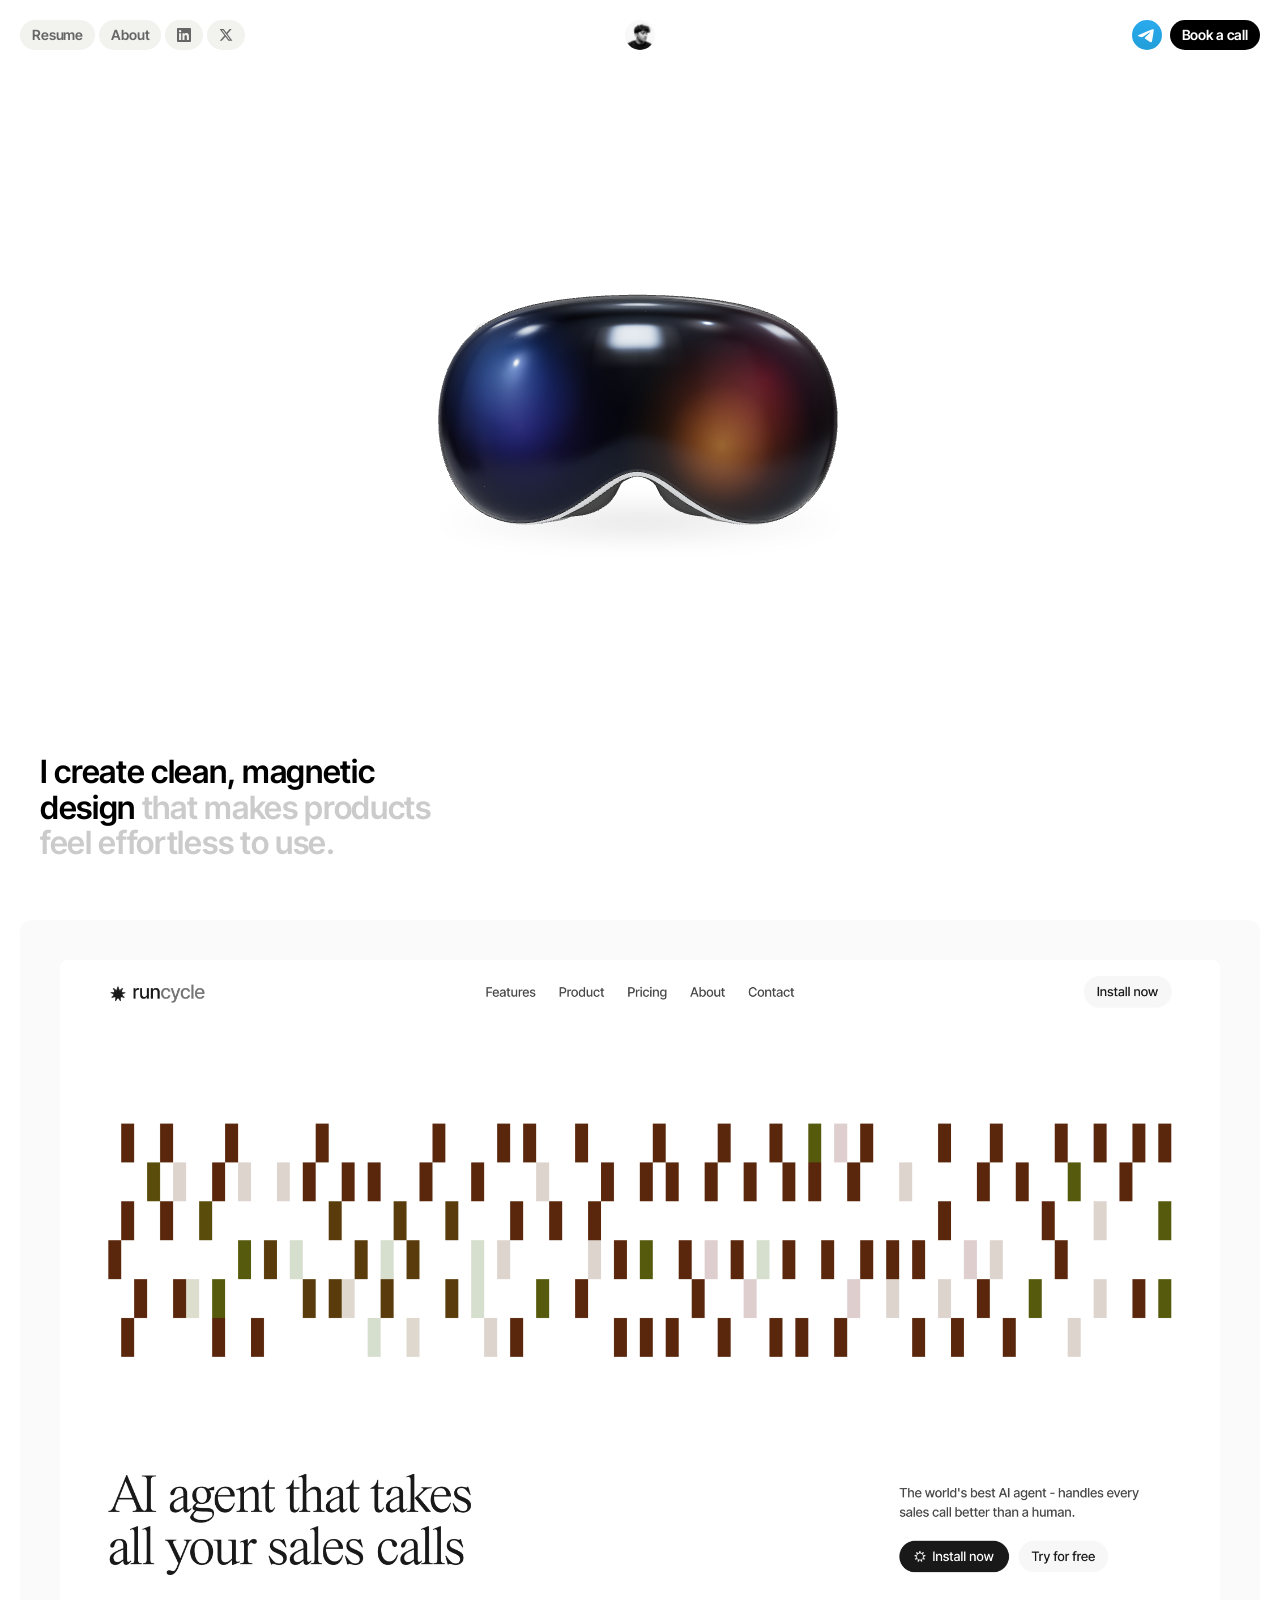
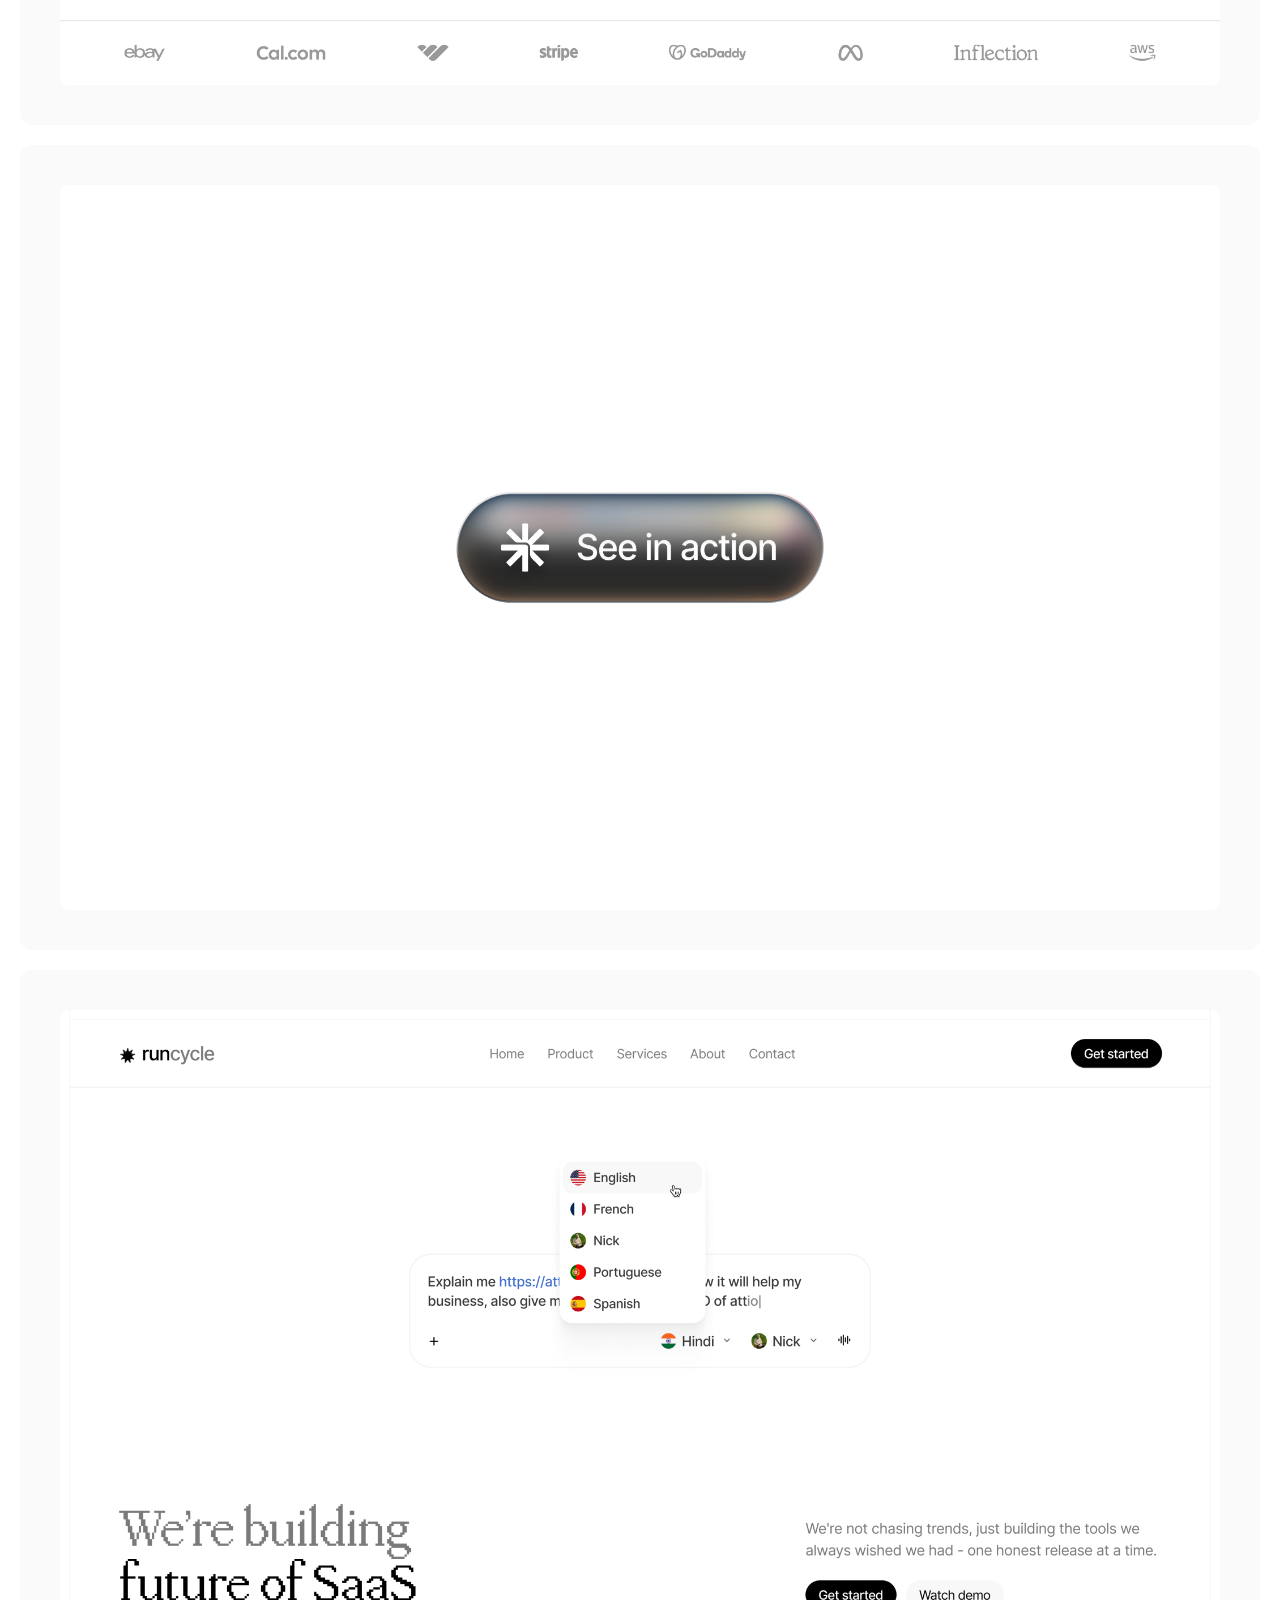
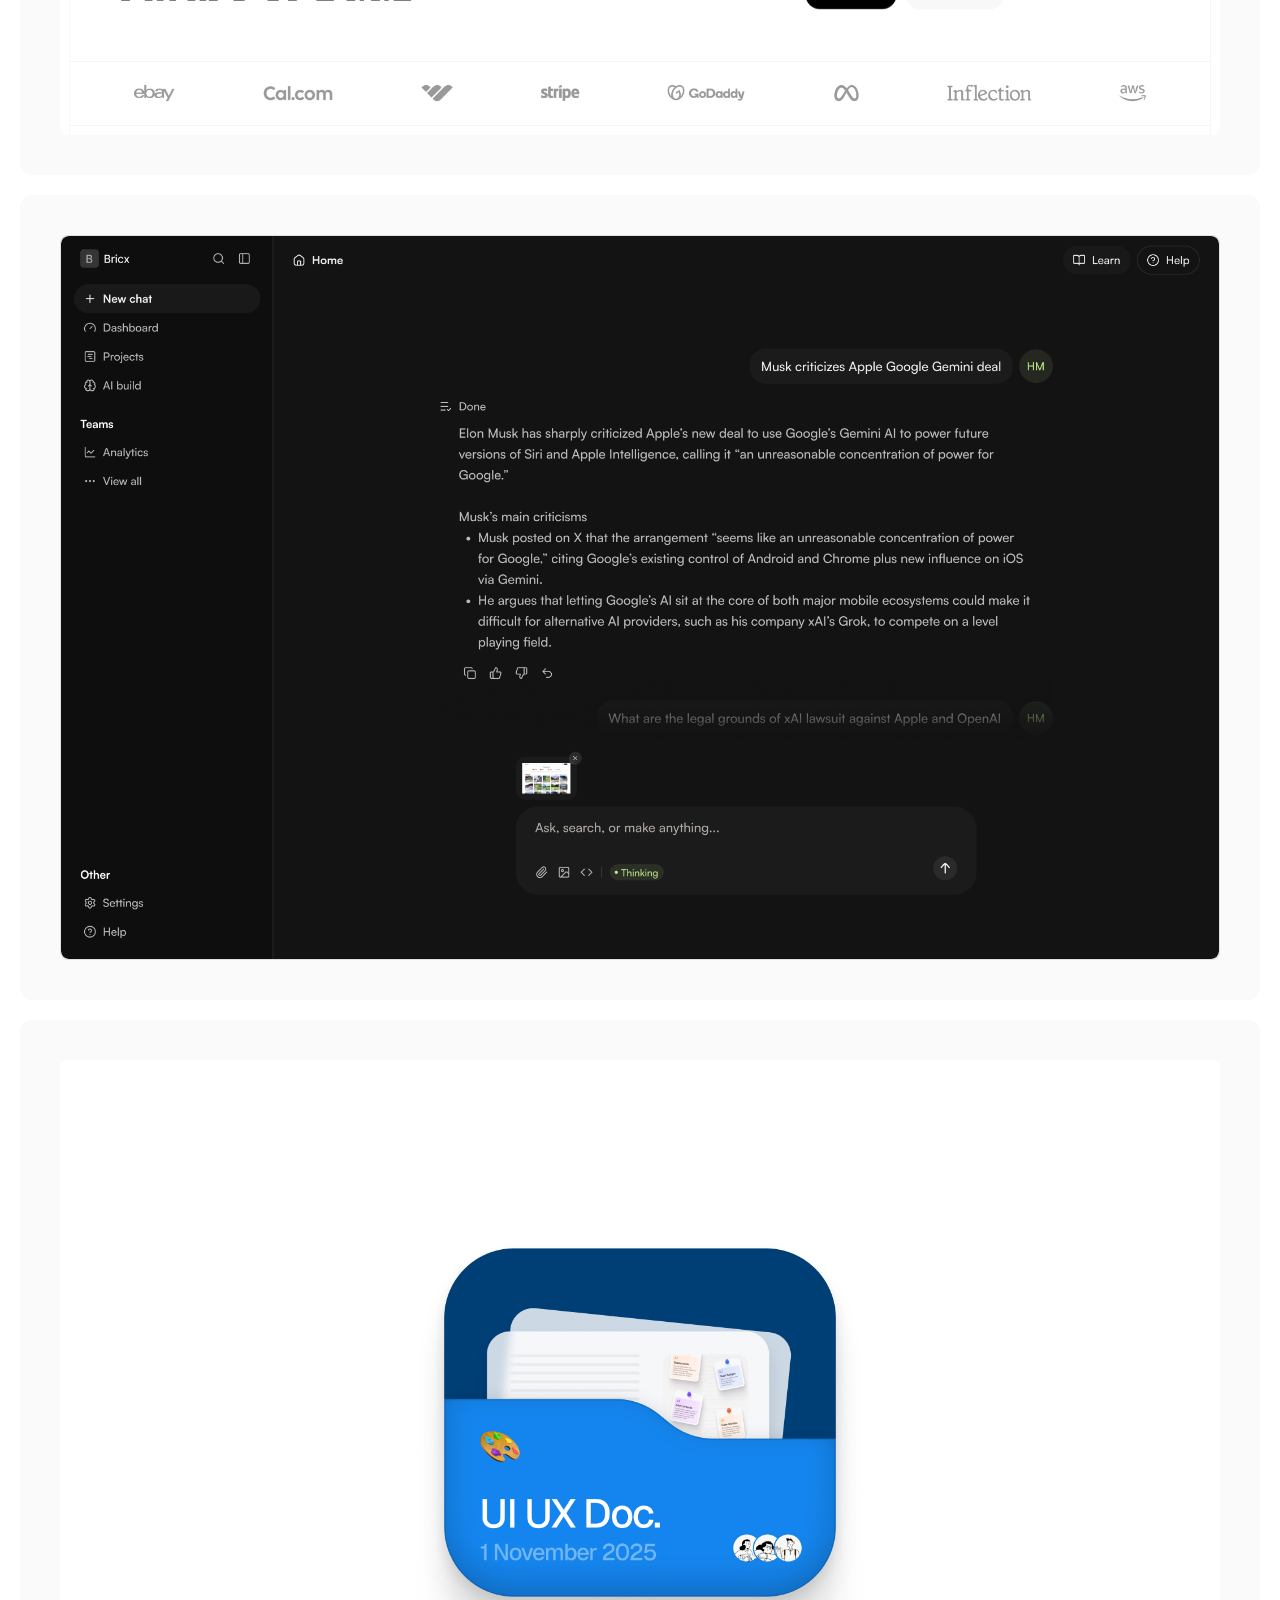
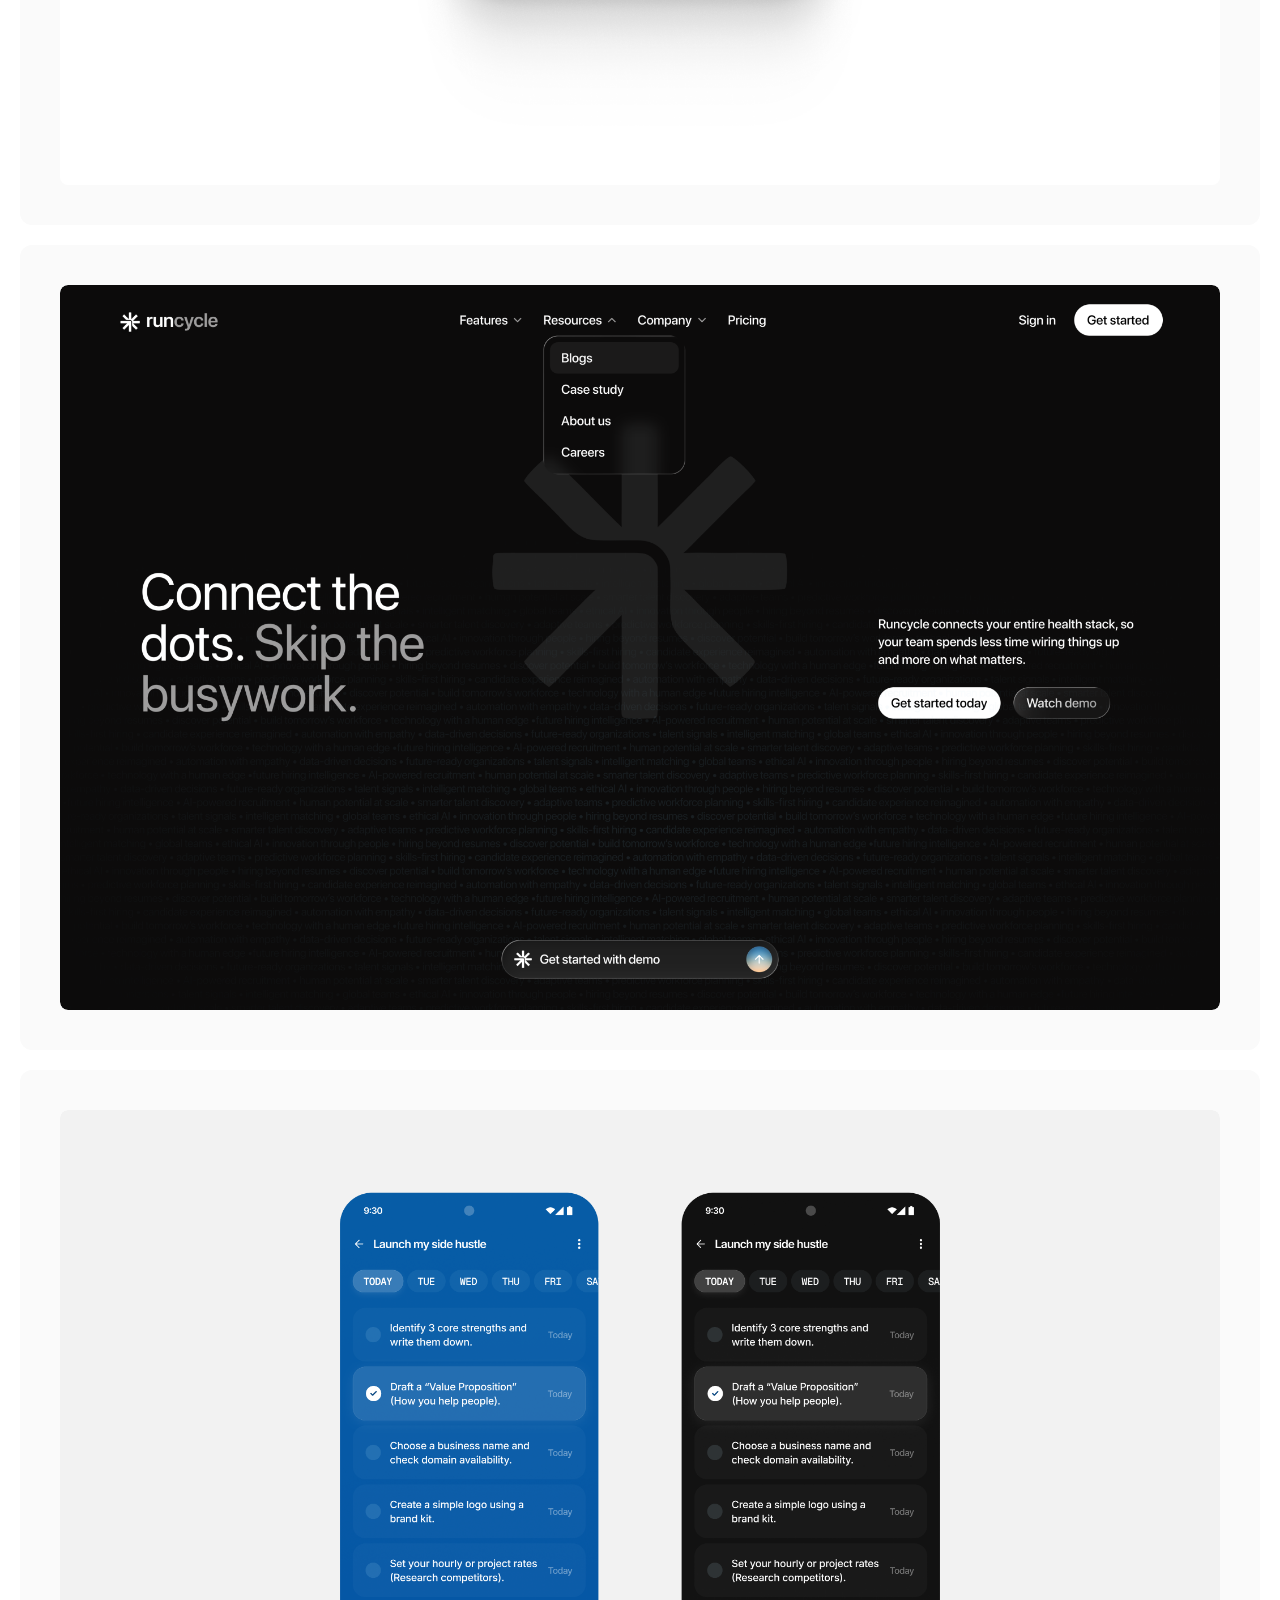
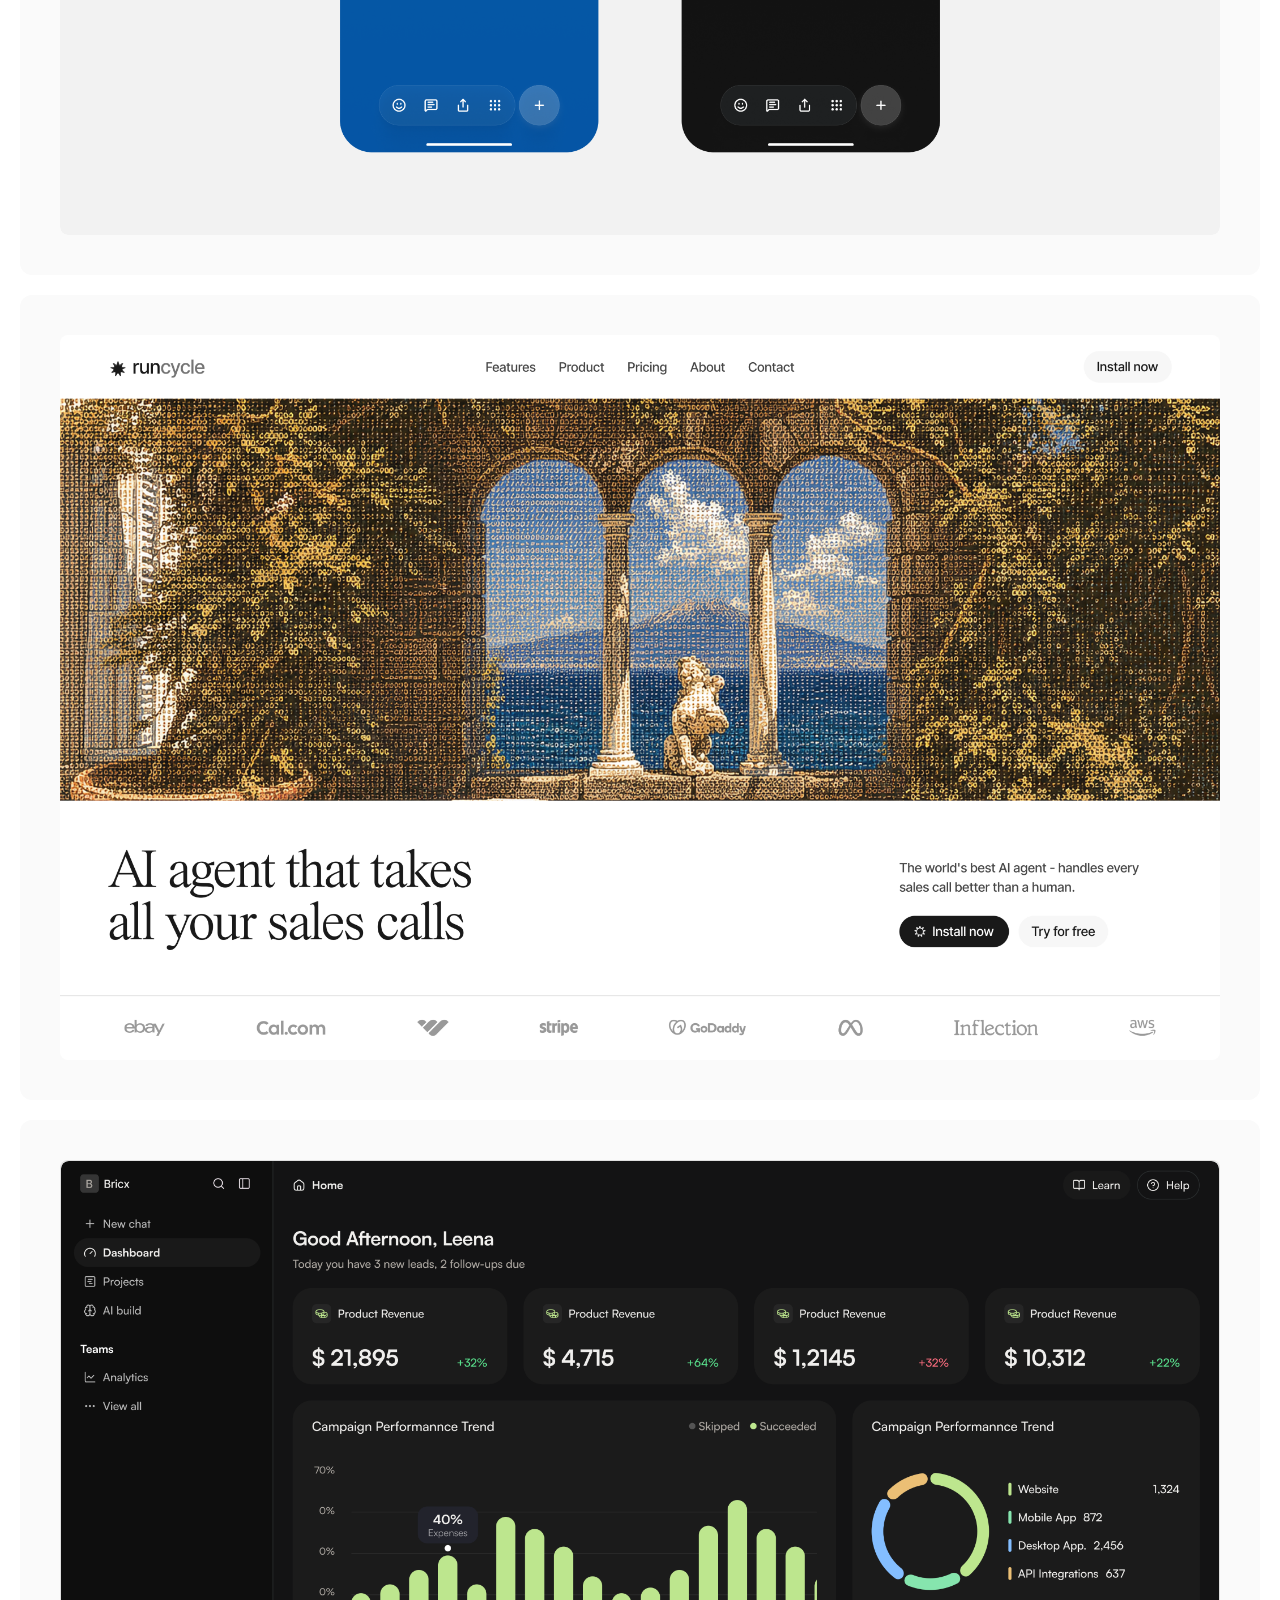
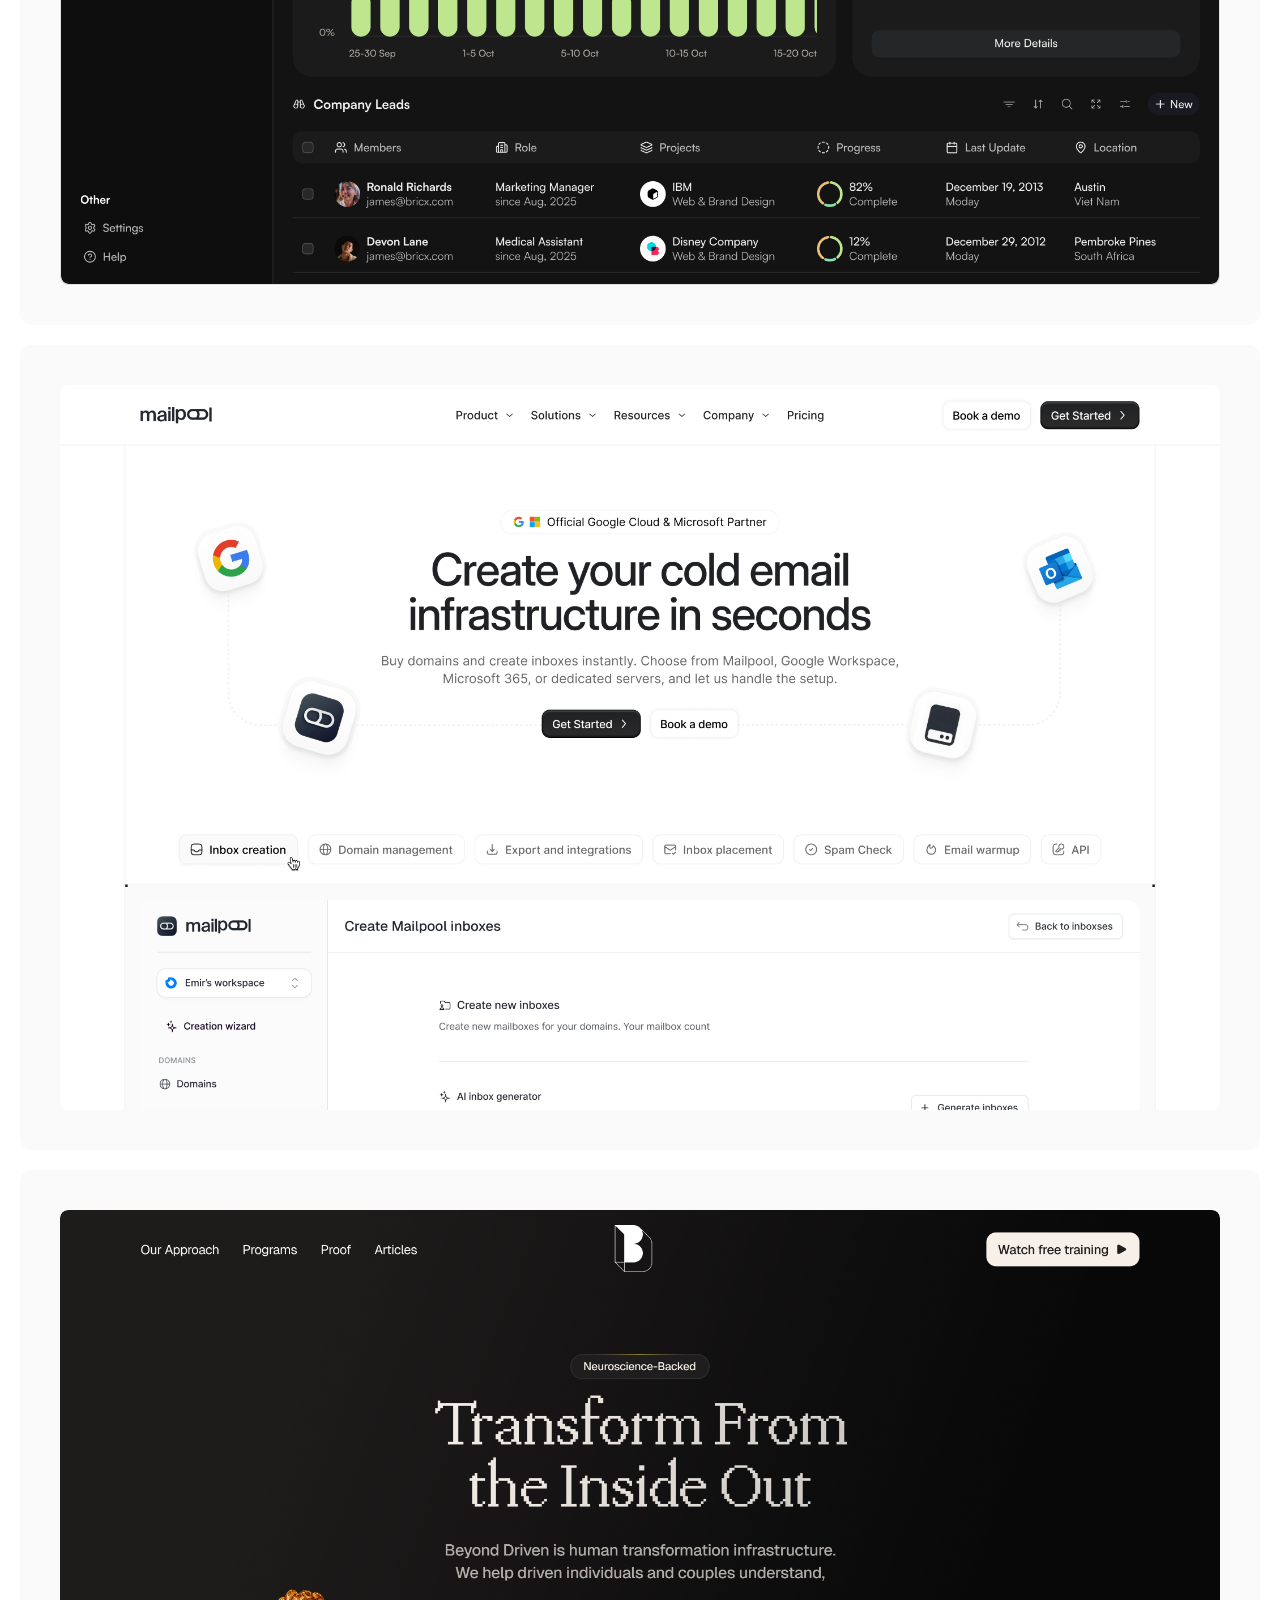
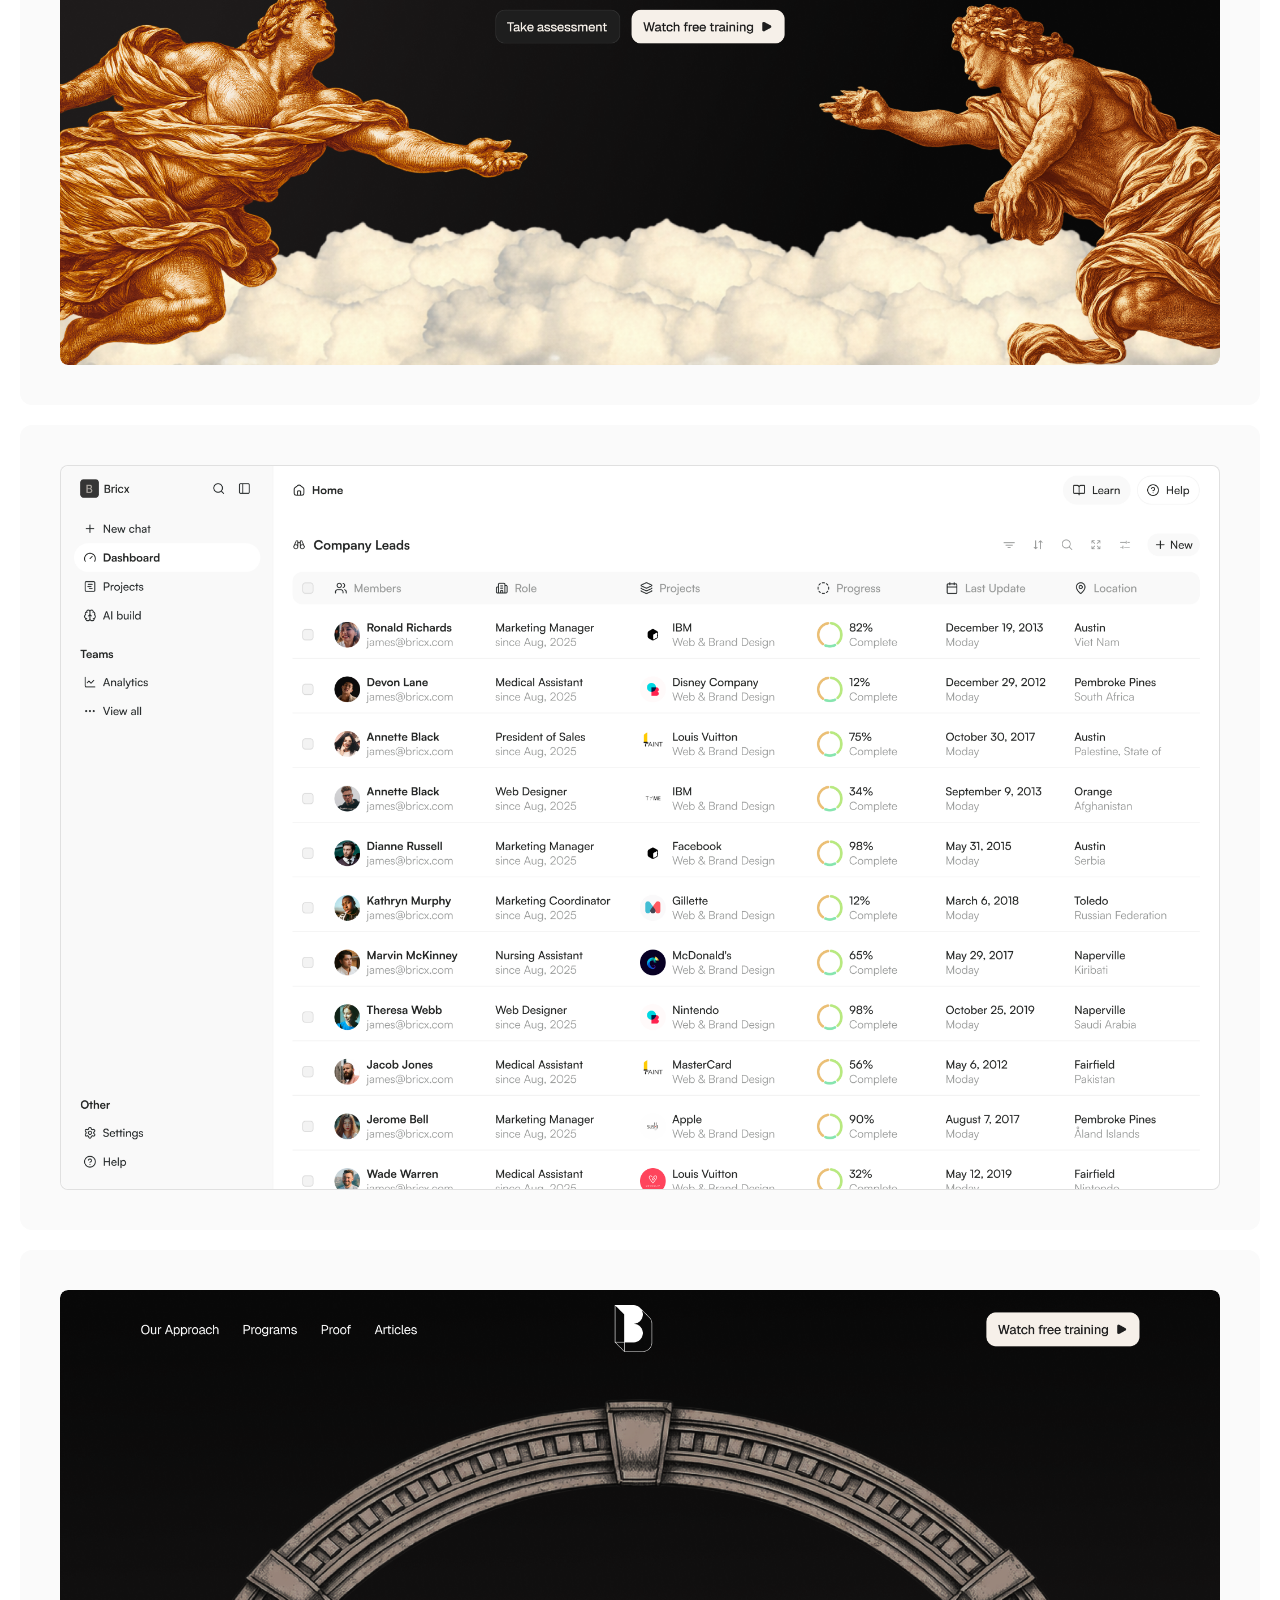
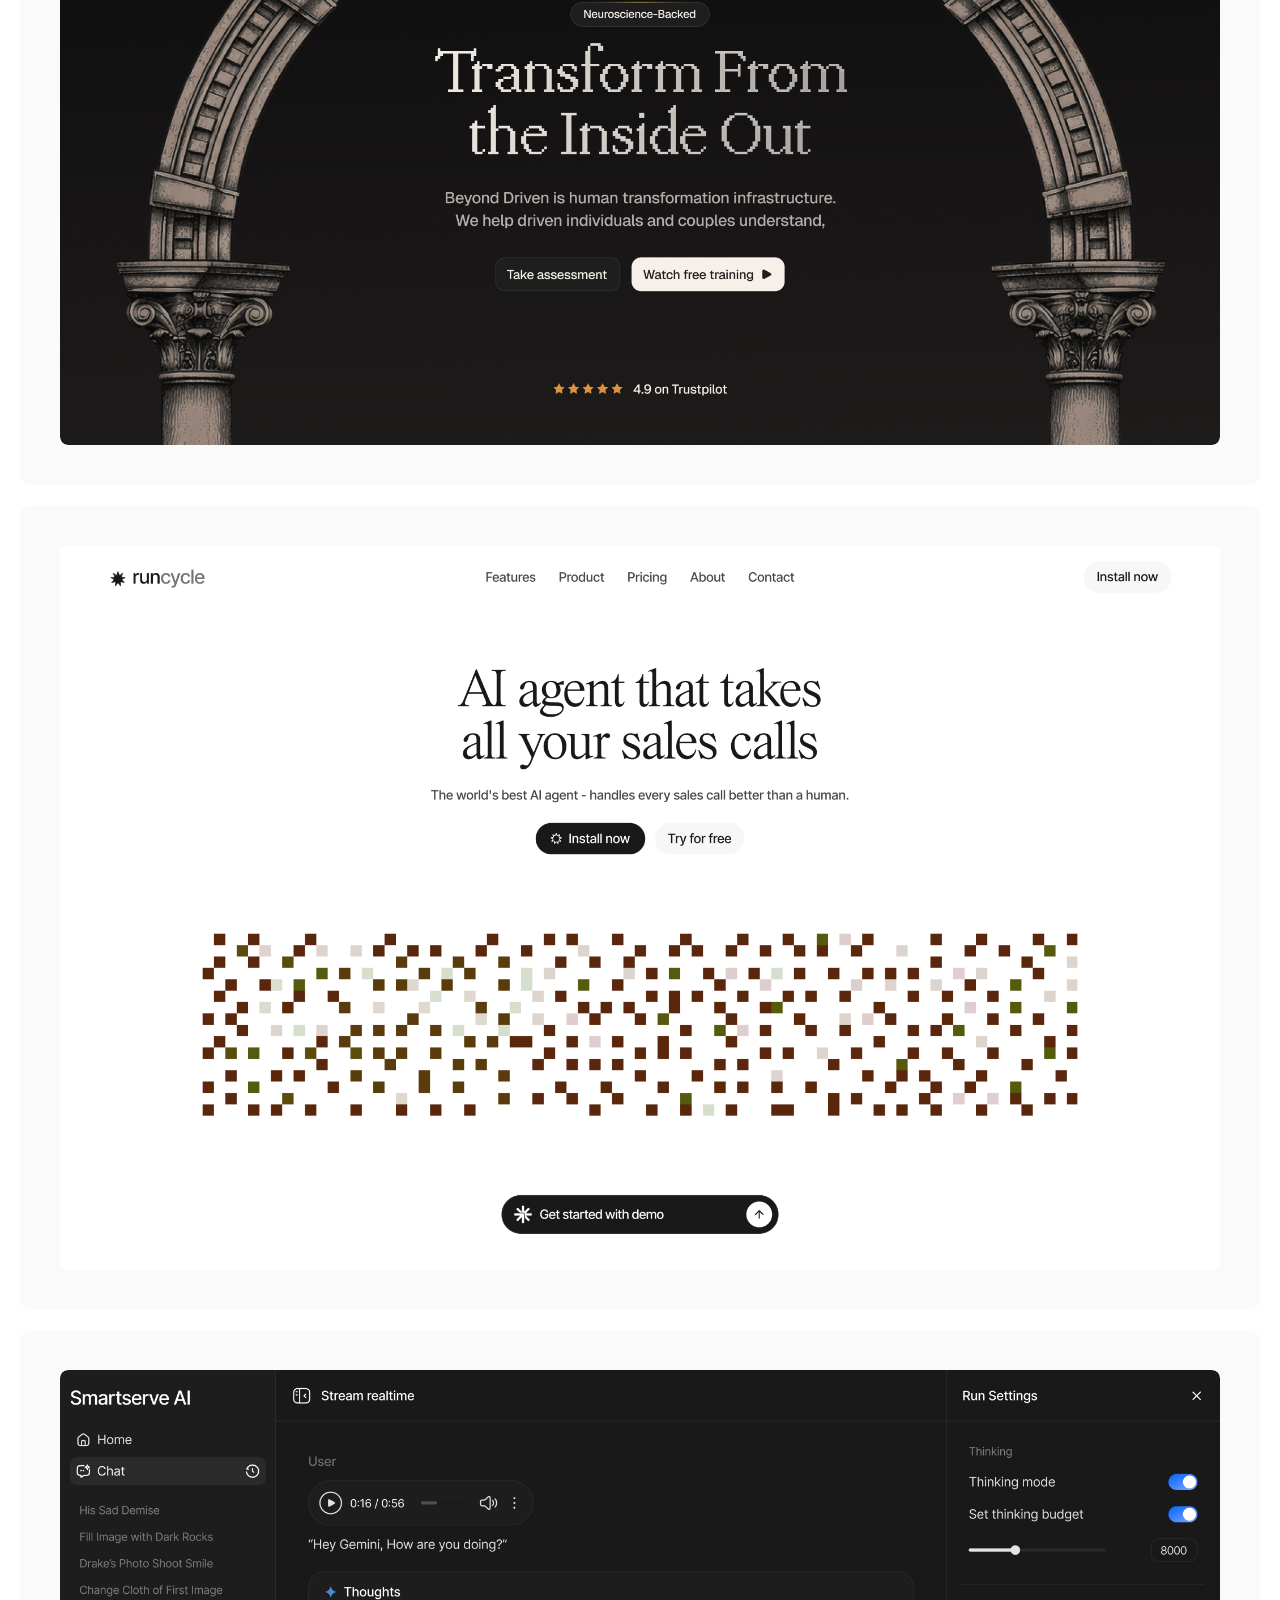
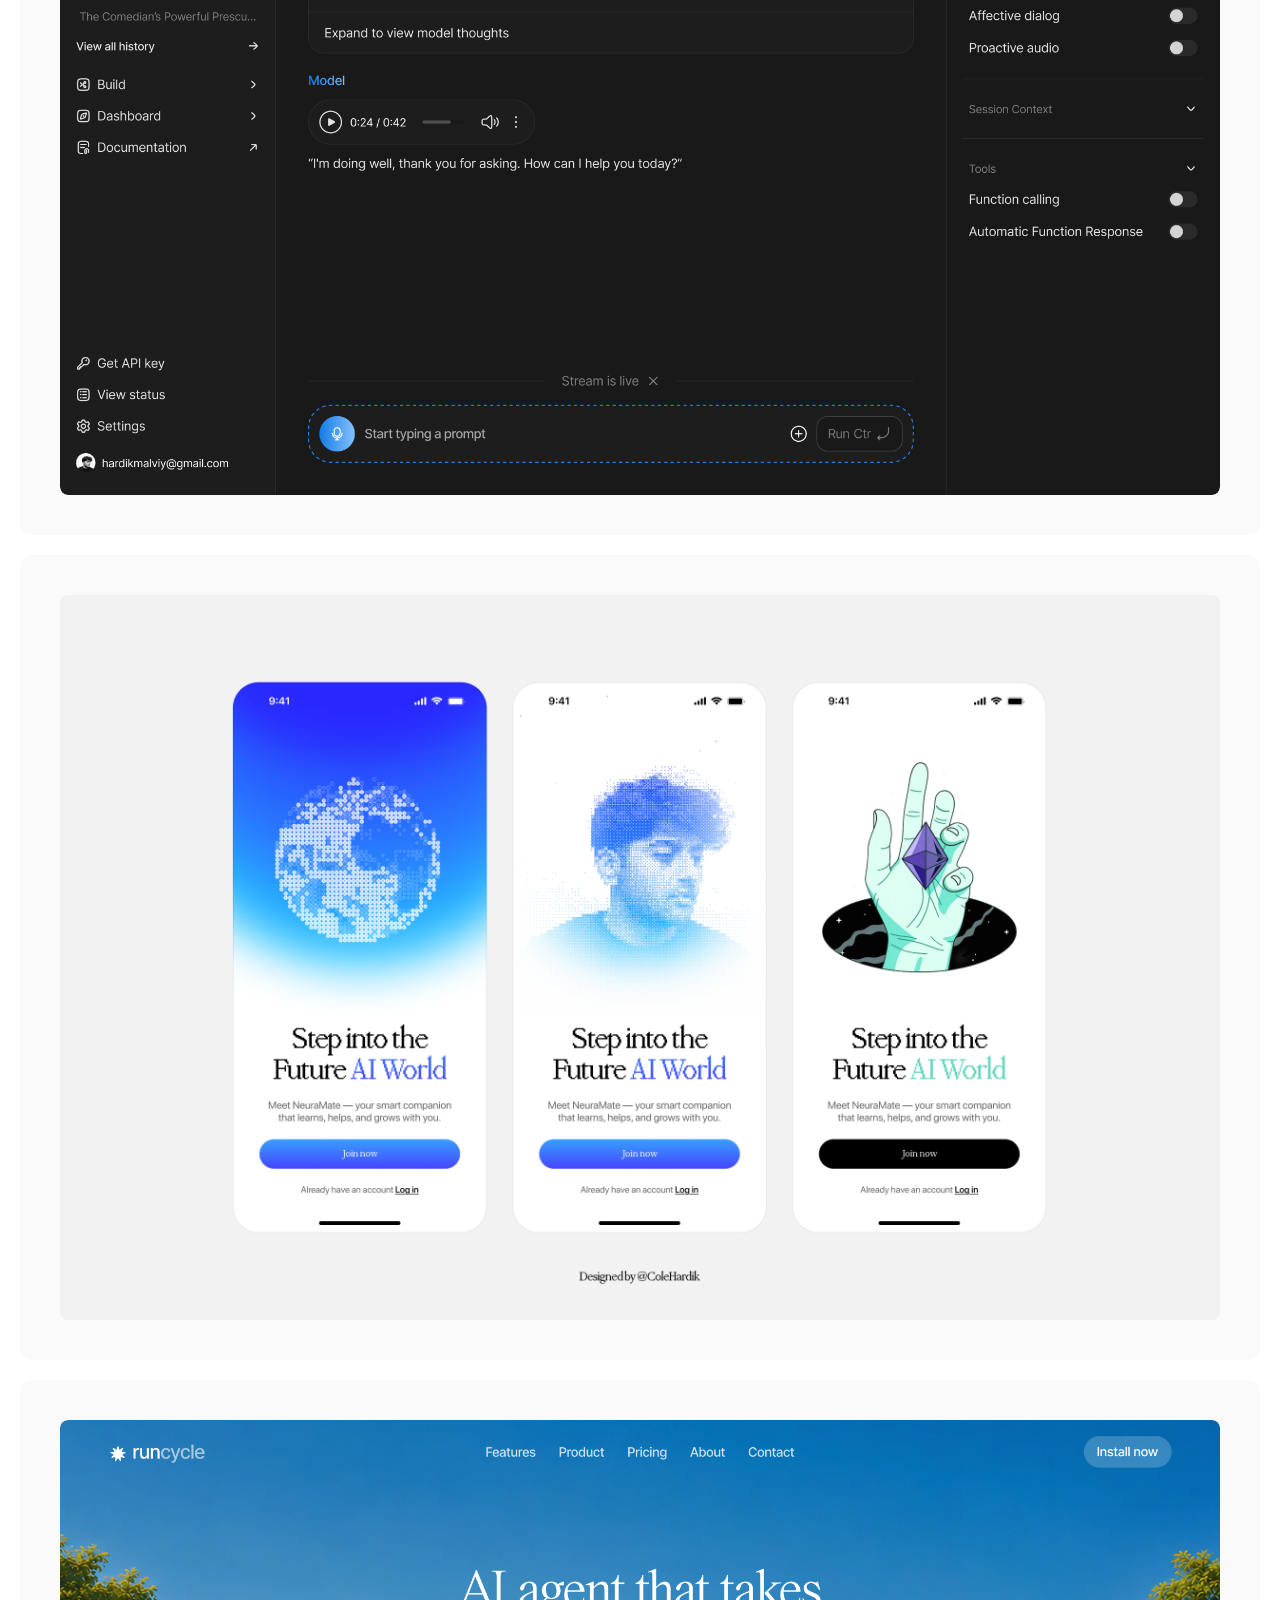
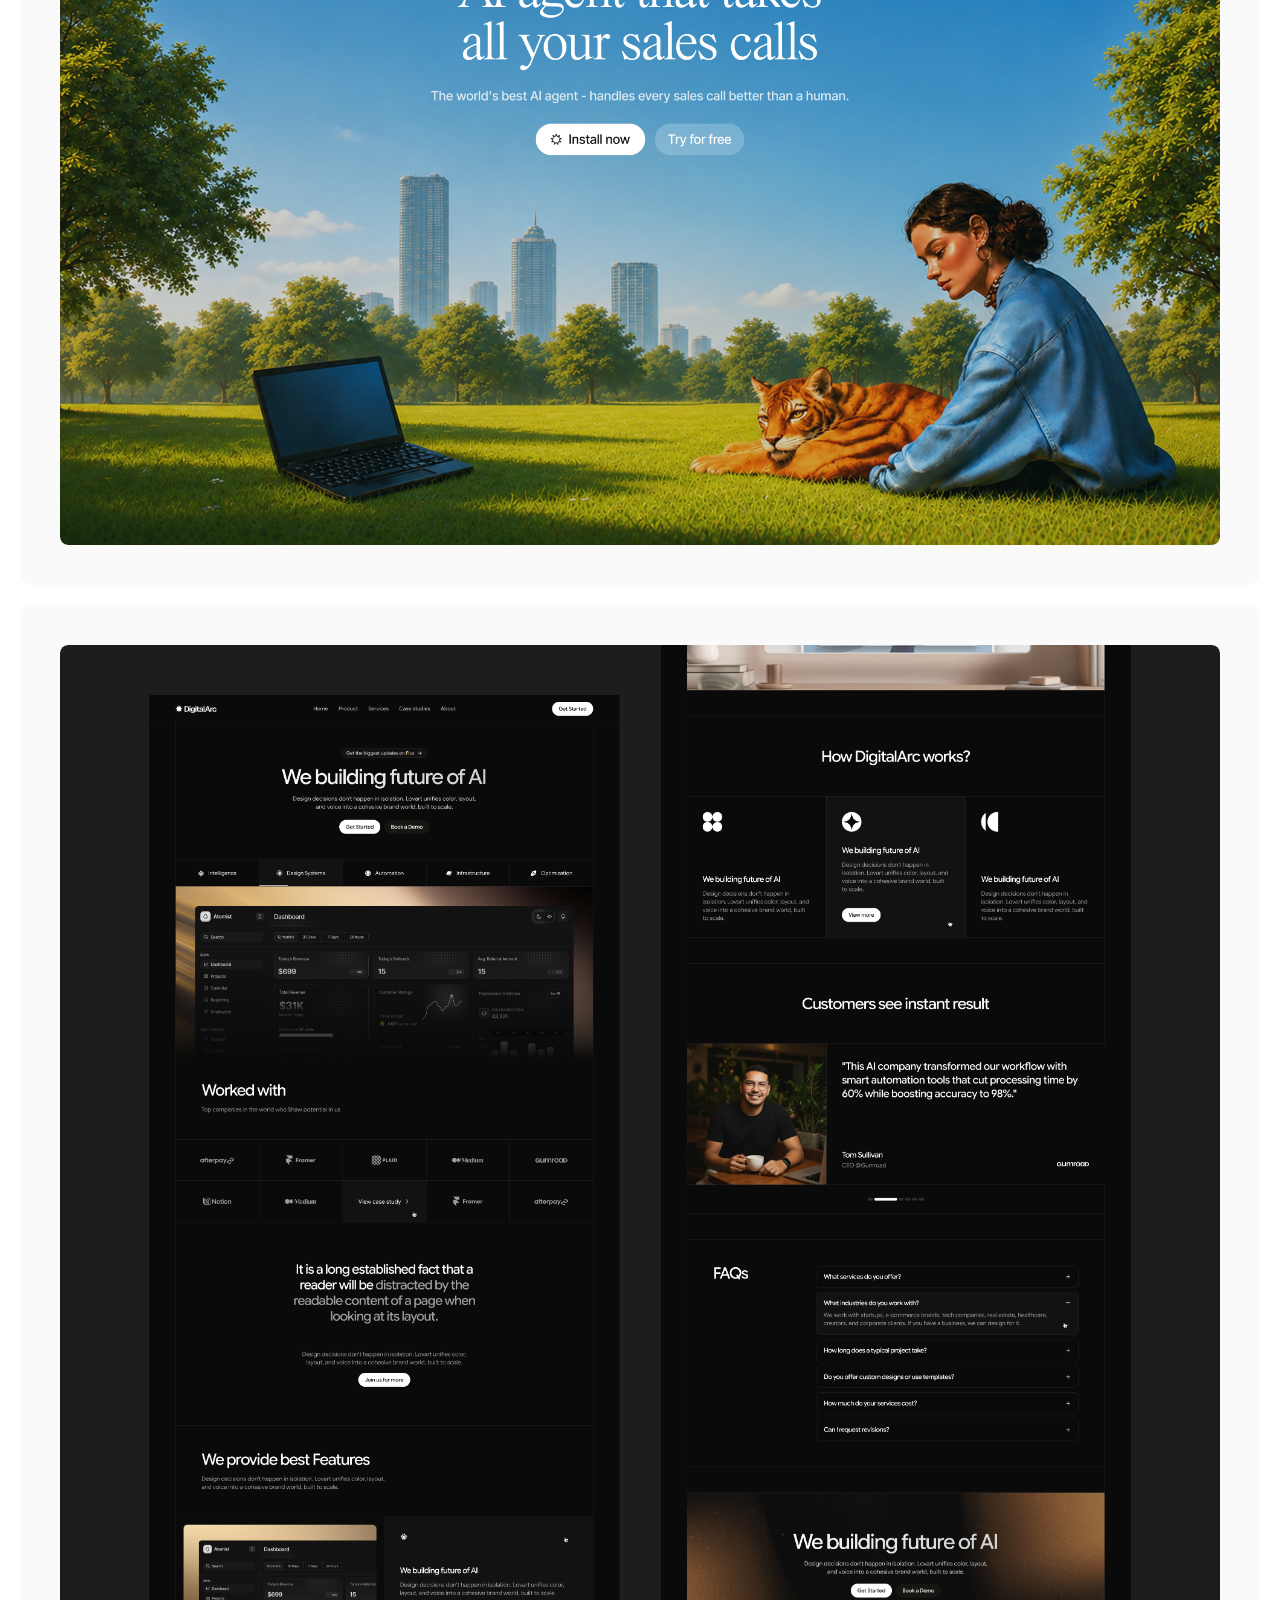
<file: index.html>
<!DOCTYPE html>
<html lang="en">
<head>
<meta charset="UTF-8" />
<meta name="viewport" content="width=device-width, initial-scale=1" />
<title>Hardik — Product Designer</title>
<meta name="description" content="I create clean, magnetic design that makes products feel effortless to use." />

<!-- Inter Tight. Swap for the self-hosted @font-face block in styles.css when you ship. -->
<link rel="preconnect" href="https://fonts.googleapis.com" />
<link rel="preconnect" href="https://fonts.gstatic.com" crossorigin />
<link href="https://fonts.googleapis.com/css2?family=Inter+Tight:wght@400;500;600;700&display=swap" rel="stylesheet" />

<!-- The import map must be registered before any module script runs.
     Keeping it in the head means it is still first on a back/forward
     navigation, where a lower placement loses the race and the hero
     fails with "failed to resolve module specifier". -->
<script type="importmap">
{
  "imports": {
    "three": "./js/vendor/three/three.module.min.js",
    "three/addons/": "./js/vendor/three/addons/"
  }
}
</script>

<link rel="stylesheet" href="styles.css" />
<!-- start the heavy hero downloads immediately instead of after the scripts wake up -->
<link rel="preload" href="models/visionpro.glb" as="fetch" crossorigin />
<link rel="modulepreload" href="js/vendor/three/three.module.min.js" />
<link rel="modulepreload" href="js/vendor/three/three.core.min.js" />
<link rel="modulepreload" href="js/vendor/three/addons/loaders/GLTFLoader.js" />
<link rel="modulepreload" href="js/vendor/three/addons/loaders/DRACOLoader.js" />
<link rel="modulepreload" href="js/vendor/three/addons/utils/BufferGeometryUtils.js" />
<link rel="modulepreload" href="js/vendor/three/addons/environments/RoomEnvironment.js" />
<script>try{if(localStorage.getItem('theme')==='dark')document.documentElement.classList.add('dark')}catch(e){}</script>

<!-- DataFast analytics -->
<script
  defer
  data-website-id="dfid_m278tO8jIDAAlfdds2OXl"
  data-domain="colehardik.in"
  src="https://datafa.st/js/script.js">
</script>
</head>
<body>

  <!-- ============ NAV  (13284:12693) ============ -->
  <header class="nav" id="top">
    <nav class="nav__left">
      <button class="pill nav__menu" type="button" aria-expanded="false" aria-controls="nav-menu">Menu<svg class="nav__chev" viewBox="0 0 18 18" width="12" height="12" aria-hidden="true" focusable="false"><path d="M4.5 7 L9 11.5 L13.5 7" fill="none" stroke="currentColor" stroke-width="1.8" stroke-linecap="round" stroke-linejoin="round" /></svg></button>
      <a class="pill" href="files/Hardik-Malviya-Resume.pdf" target="_blank" rel="noopener">Resume</a>
      <a class="pill" href="about.html">About</a>
      <a class="pill pill--icon" href="https://www.linkedin.com/in/hardik-malviya-3b27bb329/" target="_blank" rel="noopener noreferrer" aria-label="LinkedIn">
        <!-- images/icon-social-1.svg -->
        <img class="pill__icon" src="images/icon-social-1.svg" data-fallback="https://www.figma.com/api/mcp/asset/a6f35f2a-ec60-4289-9327-181569449636.svg" alt="" />
      </a>
      <a class="pill pill--icon" href="https://x.com/coleHardik" target="_blank" rel="noopener noreferrer" aria-label="X">
        <!-- images/icon-social-2.svg -->
        <img class="pill__icon" src="images/icon-social-2.svg" data-fallback="https://www.figma.com/api/mcp/asset/ca893435-ea20-41b0-9cd2-f375d9d4a052.svg" alt="" />
      </a>
    </nav>

    <!-- centre: portrait (Figma 611:246) -->
    <a class="avatar avatar--center" href="#top" data-home aria-label="Back to top">
      <!-- images/avatar.png -->
      <img src="images/avatar.png" alt="Hardik" />
    </a>

    <div class="nav__right">
      <!-- images/icon-telegram.png (Figma 611:248) -->
      <a class="avatar" href="https://t.me/colehardik" target="_blank" rel="noopener noreferrer" aria-label="Telegram">
        <img src="images/icon-telegram.png" alt="" />
      </a>
      <a class="pill pill--dark" href="https://cal.com/cole-hardik-design/discovery-call" target="_blank" rel="noopener noreferrer">Book a call</a>
    </div>

    <!-- Mobile drop-down. Same .pill language as the bar itself. -->
    <div class="nav__panel" id="nav-menu" hidden>
      <a class="pill" href="#top" data-home>Home</a>
      <a class="pill" href="files/Hardik-Malviya-Resume.pdf" target="_blank" rel="noopener">Resume</a>
      <a class="pill" href="about.html">About</a>
      <a class="pill" href="https://www.linkedin.com/in/hardik-malviya-3b27bb329/" target="_blank" rel="noopener noreferrer">LinkedIn</a>
      <a class="pill" href="https://x.com/coleHardik" target="_blank" rel="noopener noreferrer">Twitter (X)</a>
    </div>
  </header>

  <!-- ============ HERO  (13284:12707) ============ -->
  <section class="hero">
    <p class="hero__heading">
      I create clean, magnetic design <span>that makes products feel effortless to use.</span>
    </p>

    <!-- 3D Vision Pro that follows the cursor (js/hero-3d.js). Decorative,
         never intercepts clicks. -->
    <div class="hero__visor" aria-hidden="true">
      <span class="hero__visor-shadow"></span>
    </div>

    <!-- Testimonials swap every 5s: the current one leaves, then the next
         arrives — they never overlap. Add or remove .quote__slide blocks
         freely; every slide after the first needs class="quote__slide is-idle". -->
    <blockquote class="quote">
      <div class="quote__slide">
        <p class="quote__text">&ldquo;I&rsquo;ve never seen someone more <br />passionate about his skills than Hardik. <br />He is super easy to work with.&rdquo;</p>
        <cite class="quote__author">
          <a href="https://x.com/siddharthvij_?s=20" target="_blank" rel="noopener noreferrer">@siddharthvij_</a>
        </cite>
      </div>

      <div class="quote__slide is-idle" aria-hidden="true">
        <p class="quote__text">&ldquo;Hardik has a good design taste, <br />I loved working with him.&rdquo;</p>
        <cite class="quote__author">
          <a href="https://x.com/irabukht?s=20" target="_blank" rel="noopener noreferrer">@irabukht</a>
        </cite>
      </div>
    </blockquote>
  </section>

  <!-- ============ WORK  (13284:12713) ============ -->
  <section class="work">

    <article class="card">
      <!-- images/project-01.png -->
      <div class="shot" style="--ratio: 1280 / 800">
        <img fetchpriority="high" src="images/project-01.png" data-fallback="https://www.figma.com/api/mcp/asset/6e2112d7-d537-42d7-8a4c-b52e1f3c6cb2.png" alt="Project 1" decoding="async" />
      </div>
    </article>

    <article class="card">
      <!-- images/project-02.png -->
      <div class="shot" style="--ratio: 1280 / 800">
        <img src="images/project-02.png" data-fallback="https://www.figma.com/api/mcp/asset/b1fbd448-567a-492f-8d54-d38c559c320b.png" alt="Project 2" decoding="async" />
      </div>
    </article>

    <article class="card">
      <!-- images/project-03.png -->
      <div class="shot" style="--ratio: 1280 / 800">
        <img src="images/project-03.png" data-fallback="https://www.figma.com/api/mcp/asset/e18a232f-fdee-4f31-9ebd-ab793aa97c9a.png" alt="Project 3" loading="lazy" decoding="async" />
      </div>
    </article>

    <article class="card">
      <!-- images/project-04.png -->
      <div class="shot shot--bordered" style="--ratio: 1280 / 800">
        <img src="images/project-04.png" data-fallback="https://www.figma.com/api/mcp/asset/78fd5d7a-69ce-4aad-a39f-0b0b9cbfffb8.png" alt="Project 4" loading="lazy" decoding="async" />
      </div>
    </article>

    <article class="card">
      <!-- images/project-05.png -->
      <div class="shot" style="--ratio: 1280 / 800">
        <img src="images/project-05.png" data-fallback="https://www.figma.com/api/mcp/asset/86c5f8b2-19d5-4aa2-983e-698bb2f4aa65.png" alt="Project 5" loading="lazy" decoding="async" />
      </div>
    </article>

    <article class="card">
      <!-- images/project-06.png -->
      <div class="shot" style="--ratio: 1280 / 800">
        <img src="images/project-06.png" data-fallback="https://www.figma.com/api/mcp/asset/321d5de6-c031-46d6-8729-eba7767aaf23.png" alt="Project 6" loading="lazy" decoding="async" />
      </div>
    </article>

    <article class="card">
      <!-- images/project-07.png -->
      <div class="shot" style="--ratio: 1280 / 800">
        <img src="images/project-07.png" data-fallback="https://www.figma.com/api/mcp/asset/b9cf1d8a-512b-44a7-ac4b-330561c5cbce.png" alt="Project 7" loading="lazy" decoding="async" />
      </div>
    </article>

    <article class="card">
      <!-- images/project-08.png -->
      <div class="shot" style="--ratio: 1280 / 800">
        <img src="images/project-08.png" data-fallback="https://www.figma.com/api/mcp/asset/e9b3e798-7fa8-4665-bd02-9f4a77729aaf.png" alt="Project 8" loading="lazy" decoding="async" />
      </div>
    </article>

    <article class="card">
      <!-- images/project-09.png -->
      <div class="shot shot--bordered" style="--ratio: 1280 / 800">
        <img src="images/project-09.png" data-fallback="https://www.figma.com/api/mcp/asset/fe4c6061-66e3-407c-9428-dd4b03dd8799.png" alt="Project 9" loading="lazy" decoding="async" />
      </div>
    </article>

    <article class="card">
      <!-- images/project-10.png -->
      <div class="shot" style="--ratio: 1280 / 800">
        <img src="images/project-10.png" data-fallback="https://www.figma.com/api/mcp/asset/93f893f7-c2ba-43b7-9ed0-131832a42c94.png" alt="Project 10" loading="lazy" decoding="async" />
      </div>
    </article>

    <article class="card">
      <!-- images/project-11.png -->
      <div class="shot" style="--ratio: 1320 / 859">
        <img src="images/project-11.png" data-fallback="https://www.figma.com/api/mcp/asset/ed8c19c4-5f31-426a-ab09-9fb829ab3406.png" alt="Project 11" loading="lazy" decoding="async" />
      </div>
    </article>

    <article class="card">
      <!-- images/project-12.png -->
      <div class="shot shot--bordered" style="--ratio: 1280 / 800">
        <img src="images/project-12.png" data-fallback="https://www.figma.com/api/mcp/asset/2b15e050-a104-49be-b6af-27e68a600769.png" alt="Project 12" loading="lazy" decoding="async" />
      </div>
    </article>

    <article class="card">
      <!-- images/project-13.png -->
      <div class="shot" style="--ratio: 1320 / 859">
        <img src="images/project-13.png" data-fallback="https://www.figma.com/api/mcp/asset/94f57c2d-fe56-47de-ba63-ec2d73f5dd79.png" alt="Project 13" loading="lazy" decoding="async" />
      </div>
    </article>

    <article class="card">
      <!-- images/project-14.png -->
      <div class="shot" style="--ratio: 1280 / 800">
        <img src="images/project-14.png" data-fallback="https://www.figma.com/api/mcp/asset/937d3695-9674-461c-95e6-67748a1a1b47.png" alt="Project 14" loading="lazy" decoding="async" />
      </div>
    </article>

    <article class="card">
      <!-- images/project-15.png -->
      <div class="shot" style="--ratio: 1280 / 800">
        <img src="images/project-15.png" data-fallback="https://www.figma.com/api/mcp/asset/2747ee26-5822-4f45-a626-b33f8f6719a0.png" alt="Project 15" loading="lazy" decoding="async" />
      </div>
    </article>

    <article class="card">
      <!-- images/project-16.png -->
      <div class="shot shot--inset" style="--ratio: 1280 / 800">
        <img src="images/project-16.png" data-fallback="https://www.figma.com/api/mcp/asset/b876b670-8345-48e3-94cf-1c171dc6d300.png" alt="Project 16" loading="lazy" decoding="async" />
      </div>
    </article>

    <article class="card">
      <!-- images/project-17.png -->
      <div class="shot" style="--ratio: 1280 / 800">
        <img src="images/project-17.png" data-fallback="https://www.figma.com/api/mcp/asset/de49ecba-7396-473a-95ce-c4a96f139e87.png" alt="Project 17" loading="lazy" decoding="async" />
      </div>
    </article>

    <article class="card">
      <!-- images/project-18.png -->
      <div class="shot" style="--ratio: 1320 / 1408">
        <img src="images/project-18.png" data-fallback="https://www.figma.com/api/mcp/asset/c0ee0960-440e-42f6-b60d-7af4492e6215.png" alt="Project 18" loading="lazy" decoding="async" />
      </div>
    </article>

    <article class="card">
      <!-- images/project-19.png -->
      <div class="shot" style="--ratio: 1320 / 1408">
        <img src="images/project-19.png" data-fallback="https://www.figma.com/api/mcp/asset/9e093390-3c40-4a2a-b631-d3a2eb82eecd.png" alt="Project 19" loading="lazy" decoding="async" />
      </div>
    </article>

  </section>

  <!-- ============ FOOTER ============ -->
  <footer class="foot">
    <div class="foot__lead">
      <div class="foot__intro">
        <p class="foot__label">Contact</p>
        <a class="foot__email" href="mailto:hardikmalviy@gmail.com">hardikmalviy@gmail.com</a>
      </div>

      <p class="foot__statement">
        <span class="foot__line">Thanks for looking through my work. <br />A project, some feedback, or just a hello &mdash; <br />send it over and I&rsquo;ll get back to you :)</span>
      </p>
    </div>
      </div>
    </div>

    <div class="foot__base">
      <p class="foot__copy">&copy;2026 Hardik Malviya</p>

      <div class="foot__links">
        <a class="pill" href="https://x.com/coleHardik" target="_blank" rel="noopener noreferrer">X</a>
        <a class="pill" href="https://www.linkedin.com/in/hardik-malviya-3b27bb329/" target="_blank" rel="noopener noreferrer">LinkedIn</a>
        <a class="pill" href="https://t.me/colehardik" target="_blank" rel="noopener noreferrer">Telegram</a>
        <a class="pill" href="https://cal.com/cole-hardik-design/discovery-call" target="_blank" rel="noopener noreferrer">Book a call</a>
      </div>
    </div>
  </footer>

  <!-- ------------------------------------------------------------------
       Smooth scrolling — Lenis 1.3.4, self-hosted in js/ (no CDN).
       lerp 0.05 is the long, floaty glide; raise it toward 0.1 for a
       snappier feel, or delete both script tags to go back to normal.
       ------------------------------------------------------------------ -->
  <script type="module" src="js/hero-3d.js"></script>
  <script src="js/theme.js" defer></script>
  <script src="js/sound.js" defer></script>
  <script src="js/click-spark.js" defer></script>
  <script src="js/lenis.min.js"></script>
  <script>
    (function () {
      // Respect the OS "reduce motion" setting — leave native scrolling alone.
      if (window.matchMedia('(prefers-reduced-motion: reduce)').matches) return;
      if (typeof Lenis !== 'function') return;

      var lenis = new Lenis({
        lerp: 0.12,          // snappier: less glide than the old 0.05
        smoothWheel: true,
        syncTouch: false,      // phones and tablets keep native scrolling
        wheelMultiplier: 1,
        touchMultiplier: 1,
        orientation: 'vertical',
        gestureOrientation: 'vertical'
      });

      function raf(time) {
        lenis.raf(time);
        requestAnimationFrame(raf);
      }
      requestAnimationFrame(raf);

      window.lenis = lenis;
    })();

    // Keep --nav-h matched to the nav's real height. It's 70px on desktop but
    // wraps to two rows on narrow phones, and the hero sizes itself off this
    // value, so guessing it would leave a gap or overflow the screen.
    (function () {
      var nav = document.querySelector('header.nav');
      if (!nav) return;
      function sync() {
        var h = Math.round(nav.getBoundingClientRect().height);
        if (h > 0) document.documentElement.style.setProperty('--nav-h', h + 'px');
      }
      sync();
      window.addEventListener('resize', sync);
      window.addEventListener('orientationchange', sync);
      if (window.ResizeObserver) new ResizeObserver(sync).observe(nav);
      if (document.fonts && document.fonts.ready) document.fonts.ready.then(sync);
    })();

    // Testimonials: one leaves, then the next arrives — never both at once.
    // Runs continuously; hovering does not interrupt it.
    (function () {
      var quote  = document.querySelector('.quote');
      var slides = quote ? Array.prototype.slice.call(quote.querySelectorAll('.quote__slide')) : [];
      if (slides.length < 2) return;          // nothing to rotate

      var HOLD  = 5000;   // how long each testimonial stays up
      var LEAVE = 290;    // matches .is-leaving's transition-duration
      var ENTER = 420;    // matches .quote__slide's transition-duration
      var index = 0, timer = null;

      function show(next) {
        var cur = slides[index], nxt = slides[next];

        cur.classList.add('is-leaving');
        cur.setAttribute('aria-hidden', 'true');

        // only once it has fully gone does the next one rise in
        setTimeout(function () {
          cur.classList.remove('is-leaving');
          cur.classList.add('is-idle');
          nxt.classList.remove('is-idle');
          nxt.setAttribute('aria-hidden', 'false');
        }, LEAVE);

        index = next;
      }

      function step() {
        if (document.hidden) { schedule(HOLD); return; }   // don't cycle in a background tab
        show((index + 1) % slides.length);
        schedule(HOLD + LEAVE + ENTER);
      }

      function schedule(ms) { clearTimeout(timer); timer = setTimeout(step, ms); }

      document.addEventListener('visibilitychange', function () { schedule(HOLD); });

      schedule(HOLD);
    })();

    // Centre portrait acts as "home" — glides back to the hero.
    (function () {
      var homes = document.querySelectorAll('[data-home]');
      if (!homes.length) return;

      function goHome(e) {
        e.preventDefault();
        if (window.lenis) {
          window.lenis.scrollTo(0, {
            duration: 1.6,
            easing: function (t) { return 1 - Math.pow(1 - t, 4); }
          });
        } else {
          var reduce = window.matchMedia('(prefers-reduced-motion: reduce)').matches;
          window.scrollTo({ top: 0, behavior: reduce ? 'auto' : 'smooth' });
        }
      }

      Array.prototype.forEach.call(homes, function (el) { el.addEventListener('click', goHome); });
    })();

    // Mobile drop-down menu.
    (function () {
      var nav   = document.querySelector('header.nav');
      var btn   = document.querySelector('.nav__menu');
      var panel = document.getElementById('nav-menu');
      if (!nav || !btn || !panel) return;

      var CLOSE_MS = 200, hideTimer = null;   // covers the 150ms exit

      function isOpen() { return btn.getAttribute('aria-expanded') === 'true'; }

      function open() {
        clearTimeout(hideTimer);
        panel.hidden = false;
        requestAnimationFrame(function () { panel.classList.add('is-open'); });
        btn.setAttribute('aria-expanded', 'true');
        nav.classList.add('nav--menu-open');   // also stops the bar hiding on scroll
      }

      function close() {
        if (!isOpen()) return;
        panel.classList.remove('is-open');
        btn.setAttribute('aria-expanded', 'false');
        nav.classList.remove('nav--menu-open');
        hideTimer = setTimeout(function () { panel.hidden = true; }, CLOSE_MS);
      }

      btn.addEventListener('click', function () { isOpen() ? close() : open(); });
      panel.addEventListener('click', function (e) { if (e.target.closest('a')) close(); });
      document.addEventListener('click', function (e) { if (!nav.contains(e.target)) close(); });
      document.addEventListener('keydown', function (e) { if (e.key === 'Escape' || e.key === 'Esc') { close(); btn.focus(); } });
      window.addEventListener('resize', function () { if (window.innerWidth > 720) close(); });
    })();

    // Nav hides on the way down and comes straight back when you scroll up.
    // Always visible at the very top of the page.
    (function () {
      var nav = document.querySelector('header.nav');
      if (!nav) return;

      var last = window.scrollY;
      var ticking = false;
      var DELTA = 6;   // ignore jitter smaller than this

      function update() {
        ticking = false;
        var y = window.scrollY;
        var navH = nav.getBoundingClientRect().height;

        if (nav.classList.contains('nav--menu-open')) { last = y; return; }

        if (y <= navH) {
          nav.classList.remove('nav--hidden');
        } else if (y > last + DELTA) {
          nav.classList.add('nav--hidden');
        } else if (y < last - DELTA) {
          nav.classList.remove('nav--hidden');
        }
        last = y;
      }

      window.addEventListener('scroll', function () {
        if (!ticking) { ticking = true; requestAnimationFrame(update); }
      }, { passive: true });

      update();
    })();

  </script>

</body>
</html>
</file>
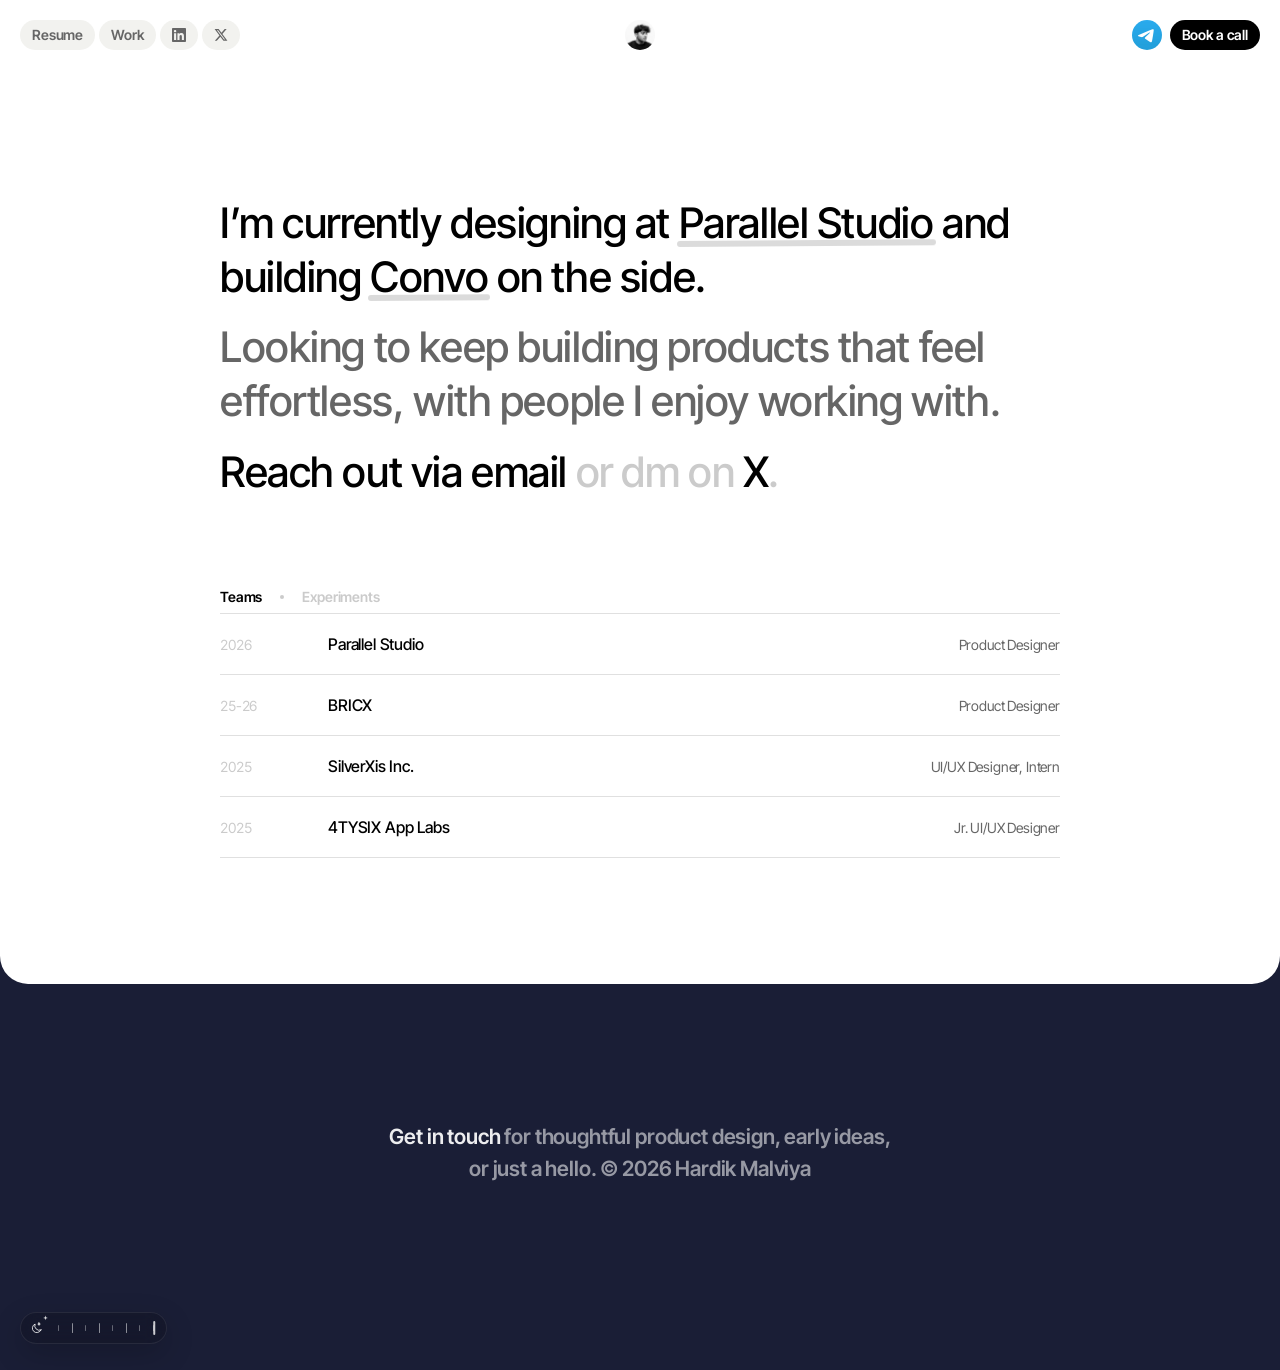
<file: about.html>
<!DOCTYPE html>
<html lang="en">
<head>
<meta charset="UTF-8" />
<meta name="viewport" content="width=device-width, initial-scale=1" />
<title>About — Hardik Malviya</title>
<meta name="description" content="Product designer at Parallel Studio, building things that feel effortless." />

<link rel="preconnect" href="https://fonts.googleapis.com" />
<link rel="preconnect" href="https://fonts.gstatic.com" crossorigin />
<link href="https://fonts.googleapis.com/css2?family=Inter+Tight:wght@400;500;600;700&display=swap" rel="stylesheet" />

<link rel="stylesheet" href="styles.css" />
<script>try{if(localStorage.getItem('theme')==='dark')document.documentElement.classList.add('dark')}catch(e){}</script>

<!-- DataFast analytics -->
<script
  defer
  data-website-id="dfid_m278tO8jIDAAlfdds2OXl"
  data-domain="colehardik.in"
  src="https://datafa.st/js/script.js">
</script>

<style>
  /* ============ About page ============
     The page is one white sheet that lifts away at the bottom to reveal
     the sky underneath. The sky's colour follows the visitor's clock. */

  body { background: var(--sky, #262b4a); }

  /* the sheet is white, so the bar above it must be too */
  .nav { background: var(--c-bg); }

  .sheet {
    background: var(--c-bg);
    border-radius: 0 0 28px 28px;
    overflow: hidden;
    position: relative;
    z-index: 1;
  }

  /* ---- intro statement ---- */
  .about-hero {
    max-width: 880px;
    margin: 0 auto;
    padding: clamp(70px, 14vh, 150px) var(--pad-page) clamp(60px, 10vh, 120px);
  }

  .statement {
    font-size: clamp(26px, 3.4vw, 42px);
    font-weight: 500;              /* lighter than the site's 600: airier at this size */
    line-height: 1.28;
    letter-spacing: var(--track);
    color: var(--c-ink);
  }

  .statement--soft { color: var(--c-ink-muted); }

  .statement + .statement { margin-top: 0.4em; }

  .statement .ghost { color: var(--c-ink-ghost); }

  .statement a { transition: color 160ms ease; }
  .statement a:hover { color: var(--c-ink-muted); }

  /* hand-drawn-feel underline on the highlight words */
  .mark {
    position: relative;
    white-space: nowrap;
  }
  .mark::after {
    content: "";
    position: absolute;
    left: -0.05em;
    right: -0.05em;
    bottom: 0.02em;
    height: 0.14em;
    border-radius: 0.07em;
    background: color-mix(in srgb, var(--c-ink) 14%, transparent);
    transform: rotate(-0.4deg);
  }

  /* ---- teams / experiments ---- */
  .record {
    max-width: 880px;
    margin: 0 auto;
    padding: 0 var(--pad-page) clamp(90px, 14vh, 160px);
  }

  .record__tabs {
    display: flex;
    align-items: center;
    gap: 18px;
    margin-bottom: 8px;
  }

  .record__tab {
    border: 0;
    padding: 0;
    background: none;
    font: inherit;
    font-size: var(--t-label);
    font-weight: var(--weight);
    letter-spacing: var(--track);
    color: var(--c-ink-ghost);
    cursor: pointer;
    transition: color 160ms ease;
  }
  .record__tab:hover { color: var(--c-ink-muted); }
  .record__tab[aria-selected="true"] { color: var(--c-ink); }

  .record__dot {
    width: 4px; height: 4px;
    border-radius: 50%;
    background: var(--c-ink-ghost);
  }

  .record__table { display: none; }
  .record__table.is-on { display: block; }

  .row {
    font-weight: 400;            /* regular: the table should read quiet */
    transition: opacity 180ms var(--ease-out), transform 180ms var(--ease-out);
    display: grid;
    grid-template-columns: 92px 1fr auto;
    gap: 16px;
    align-items: baseline;
    padding: 20px 0;
    border-bottom: 1px solid var(--c-hairline);
    color: inherit;
  }
  .row:first-of-type { border-top: 1px solid var(--c-hairline); }

  .row__year {
    font-size: var(--t-label);
    color: var(--c-ink-ghost);
    font-variant-numeric: tabular-nums;
  }
  .row__name  { font-size: 16px; font-weight: 500; color: var(--c-ink); transition: color 160ms ease; }
  .row__role  { font-size: var(--t-label); color: var(--c-ink-muted); text-align: right; }

  /* hover: the row steps forward 2px while its neighbours fall back */
  .row:hover { transform: translateX(2px); }
  a.row:active { transform: translateX(2px) translateY(1px) scale(0.992); }
  .record__table.is-on:hover .row:not(:hover) { opacity: 0.45; }


  /* ---- the sky ---- */
  .sky {
    position: relative;
    min-height: 46vh;
    display: flex;
    align-items: center;
    justify-content: center;
    padding: 90px var(--pad-page) 110px;
    margin-top: -28px;           /* tucks under the sheet's rounded corners */
    background: var(--sky, #262b4a);
    transition: background 1200ms ease;
  }

  .sky__note {
    max-width: 760px;            /* wide enough for the break to hold */
    text-align: center;
    font-size: clamp(17px, 2vw, 21px);
    line-height: 1.55;
    color: rgba(255, 255, 255, 0.55);
  }
  .sky__note strong { color: rgba(255, 255, 255, 0.92); font-weight: var(--weight); }
  .sky__note a { color: rgba(255, 255, 255, 0.8); transition: color 160ms ease; }
  .sky__note a:hover { color: #ffffff; }

  /* bottom-left sky dial: eight notches plus Live. Drag the scale, click
     the ticks, or use the arrows; the last notch hands the sky back to
     the visitor's own clock. */
  .skypill {
    position: absolute;
    left: var(--pad-page);
    bottom: 26px;
    display: inline-flex;
    align-items: center;
    gap: 10px;
    width: auto;
    padding: 3px 12px 3px 3px;
    border-radius: 999px;
    background: rgba(16, 18, 32, 0.42);
    border: 1px solid rgba(255, 255, 255, 0.08);
    color: rgba(255, 255, 255, 0.82);
    box-shadow: 0 10px 30px rgba(0, 0, 0, 0.18);
    backdrop-filter: blur(10px);
    user-select: none;
  }

  .skypill__dial {
    position: relative;
    display: grid;
    place-items: center;
    width: 24px; height: 24px;
    padding: 0;
    border: 0;
    border-radius: 999px;
    background: none;
    color: inherit;
    cursor: pointer;
    transition: background 200ms var(--ease-out), transform 200ms var(--ease-out);
  }
  .skypill__dial:hover { background: rgba(255, 255, 255, 0.1); }
  .skypill__dial:active { transform: scale(0.92); }

  /* every icon is stacked; only the active one is shown, so they cross-fade */
  .skypill__icon {
    position: absolute;
    display: grid;
    place-items: center;
    width: 14px; height: 14px;
    opacity: 0;
    transform: rotate(-20deg) scale(0.7);
    pointer-events: none;
    transition: opacity 320ms var(--ease-out), transform 320ms var(--ease-out);
  }
  .skypill__icon svg { width: 100%; height: 100%; }
  .skypill[data-icon="sun"]        .skypill__icon[data-icon="sun"],
  .skypill[data-icon="moon"]       .skypill__icon[data-icon="moon"],
  .skypill[data-icon="moonStars"]  .skypill__icon[data-icon="moonStars"],
  .skypill[data-icon="sunHorizon"] .skypill__icon[data-icon="sunHorizon"],
  .skypill[data-icon="cloudSun"]   .skypill__icon[data-icon="cloudSun"] {
    opacity: 1;
    transform: none;
  }

  /* a small spark marks the Live state */
  .skypill__spark {
    position: absolute;
    top: -1px; right: -1px;
    display: grid;
    place-items: center;
    width: 7px; height: 7px;
    color: currentColor;
    opacity: 0;
    transform: scale(0.6) rotate(-20deg);
    pointer-events: none;
    transition: opacity 280ms var(--ease-out), transform 280ms var(--ease-out);
  }
  .skypill__spark svg { width: 100%; height: 100%; }
  .skypill__dial[data-state="live"] .skypill__spark { opacity: 1; transform: scale(1) rotate(0deg); }

  .skypill__scale {
    position: relative;
    display: flex;
    align-items: center;
    width: 96px;
    height: 22px;
    cursor: ew-resize;
    touch-action: none;
    outline: none;
  }
  .skypill__scale:focus-visible { border-radius: 6px; box-shadow: 0 0 0 2px rgba(255, 255, 255, 0.45); }

  .skypill__ticks {
    position: absolute;
    inset: 0;
    display: flex;
    align-items: center;
    justify-content: space-between;
    pointer-events: none;
  }
  .skypill__tick {
    width: 1px;
    height: 6px;
    border-radius: 1px;
    background: currentColor;
    opacity: 0.42;
  }
  /* every other notch stands taller, so the scale reads at a glance */
  .skypill__tick[data-i="1"],
  .skypill__tick[data-i="3"],
  .skypill__tick[data-i="5"] { height: 10px; opacity: 0.62; }

  .skypill__indicator {
    position: absolute;
    top: 4px; bottom: 4px;
    width: 1.5px;
    border-radius: 2px;
    background: currentColor;
    opacity: 0.95;
    transform: translateX(-0.75px);
    pointer-events: none;
    transition: left 260ms cubic-bezier(0.16, 1, 0.3, 1);
  }

  /* ---- entrance: everything rises in, one beat after another ---- */
  @media (prefers-reduced-motion: no-preference) {
    @keyframes rise {
      from { opacity: 0; transform: translateY(16px); }
      to   { opacity: 1; transform: none; }
    }

    .statement,
    .record__tabs { animation: rise 700ms var(--ease-out) both; }
    .statement:nth-of-type(1) { animation-delay: 90ms; }
    .statement:nth-of-type(2) { animation-delay: 220ms; }
    .statement:nth-of-type(3) { animation-delay: 350ms; }
    .record__tabs { animation-delay: 500ms; }

    /* the underlines draw themselves once their words have landed */
    .mark::after {
      transform-origin: left center;
      animation: mark-in 500ms var(--ease-out) 900ms both;
    }
    @keyframes mark-in {
      from { transform: scaleX(0) rotate(-0.4deg); }
      to   { transform: scaleX(1) rotate(-0.4deg); }
    }

    /* rows cascade in on load and every time the tab flips */
    .record__table.is-on .row { animation: rise 460ms var(--ease-out) both; }
    .record__table.is-on .row:nth-child(1) { animation-delay: 60ms; }
    .record__table.is-on .row:nth-child(2) { animation-delay: 120ms; }
    .record__table.is-on .row:nth-child(3) { animation-delay: 180ms; }
    .record__table.is-on .row:nth-child(4) { animation-delay: 240ms; }
    .record__table.is-on .row:nth-child(5) { animation-delay: 300ms; }

    .sky__note   { animation: rise 900ms var(--ease-out) 250ms both; }
  }

  @media (max-width: 720px) {
    .sky__note br { display: none; }   /* let it wrap naturally on phones */
    .row { grid-template-columns: 64px 1fr; }
    .row__role { grid-column: 2; text-align: left; margin-top: 2px; }
    .statement .mark::after { height: 0.12em; }
  }
</style>
</head>
<body>

  <header class="nav" id="top">
    <nav class="nav__left">
      <button class="pill nav__menu" type="button" aria-expanded="false" aria-controls="nav-menu">Menu<svg class="nav__chev" viewBox="0 0 18 18" width="12" height="12" aria-hidden="true" focusable="false"><path d="M4.5 7 L9 11.5 L13.5 7" fill="none" stroke="currentColor" stroke-width="1.8" stroke-linecap="round" stroke-linejoin="round" /></svg></button>
      <a class="pill" href="files/Hardik-Malviya-Resume.pdf" target="_blank" rel="noopener">Resume</a>
      <a class="pill" href="index.html">Work</a>
      <a class="pill pill--icon" href="https://www.linkedin.com/in/hardik-malviya-3b27bb329/" target="_blank" rel="noopener noreferrer" aria-label="LinkedIn">
        <img class="pill__icon" src="images/icon-social-1.svg" alt="" />
      </a>
      <a class="pill pill--icon" href="https://x.com/coleHardik" target="_blank" rel="noopener noreferrer" aria-label="X">
        <img class="pill__icon" src="images/icon-social-2.svg" alt="" />
      </a>
    </nav>

    <a class="avatar avatar--center" href="index.html" aria-label="Home">
      <img src="images/avatar.png" alt="Hardik" />
    </a>

    <div class="nav__right">
      <a class="avatar" href="https://t.me/colehardik" target="_blank" rel="noopener noreferrer" aria-label="Telegram">
        <img src="images/icon-telegram.png" alt="" />
      </a>
      <a class="pill pill--dark" href="https://cal.com/cole-hardik-design/discovery-call" target="_blank" rel="noopener noreferrer">Book a call</a>
    </div>

    <div class="nav__panel" id="nav-menu" hidden>
      <a class="pill" href="index.html">Home</a>
      <a class="pill" href="files/Hardik-Malviya-Resume.pdf" target="_blank" rel="noopener">Resume</a>
      <a class="pill" href="https://www.linkedin.com/in/hardik-malviya-3b27bb329/" target="_blank" rel="noopener noreferrer">LinkedIn</a>
      <a class="pill" href="https://x.com/coleHardik" target="_blank" rel="noopener noreferrer">Twitter (X)</a>
    </div>
  </header>

  <div class="sheet">

    <section class="about-hero">
      <p class="statement">I&rsquo;m currently designing at <span class="mark">Parallel Studio</span> and building <span class="mark">Convo</span> on the side.</p>
      <p class="statement statement--soft">Looking to keep building products that feel effortless, with people I enjoy working with.</p>
      <p class="statement">Reach out via <a href="mailto:hardikmalviy@gmail.com">email</a> <span class="ghost">or dm on</span> <a href="https://x.com/coleHardik" target="_blank" rel="noopener noreferrer">X</a><span class="ghost">.</span></p>
    </section>

    <section class="record">
      <div class="record__tabs" role="tablist" aria-label="History">
        <button class="record__tab" role="tab" aria-selected="true" data-tab="teams">Teams</button>
        <span class="record__dot" aria-hidden="true"></span>
        <button class="record__tab" role="tab" aria-selected="false" data-tab="experiments">Experiments</button>
      </div>

      <div class="record__table is-on" id="tab-teams">
        <div class="row">
          <span class="row__year">2026</span>
          <span class="row__name">Parallel Studio</span>
          <span class="row__role">Product Designer</span>
        </div>
        <div class="row">
          <span class="row__year">25-26</span>
          <span class="row__name">BRICX</span>
          <span class="row__role">Product Designer</span>
        </div>
        <div class="row">
          <span class="row__year">2025</span>
          <span class="row__name">SilverXis Inc.</span>
          <span class="row__role">UI/UX Designer, Intern</span>
        </div>
        <div class="row">
          <span class="row__year">2025</span>
          <span class="row__name">4TYSIX App Labs</span>
          <span class="row__role">Jr. UI/UX Designer</span>
        </div>
      </div>

      <div class="record__table" id="tab-experiments">
        <a class="row" href="https://convo-agent-steel.vercel.app" target="_blank" rel="noopener noreferrer">
          <span class="row__year">2026</span>
          <span class="row__name">Convo</span>
          <span class="row__role">AI video agent, designed and built solo</span>
        </a>
        <a class="row" href="https://studio.useparallel.com" target="_blank" rel="noopener noreferrer">
          <span class="row__year">2026</span>
          <span class="row__name">Parallel Studio website</span>
          <span class="row__role">Layout, type system, motion</span>
        </a>
        <a class="row" href="https://colehardik.in" target="_blank" rel="noopener noreferrer">
          <span class="row__year">2026</span>
          <span class="row__name">colehardik.in</span>
          <span class="row__role">This site, Figma to live with AI tools</span>
        </a>
      </div>
    </section>

  </div>

  <footer class="sky" id="sky">
    <p class="sky__note"><strong>Get in touch</strong> for thoughtful product design, early ideas, <br />or just a hello. &copy; 2026 Hardik Malviya</p>

    <div class="skypill" id="sky-pill" data-icon="moonStars" data-state="live">
      <button class="skypill__dial" type="button" id="sky-dial" data-state="live" aria-label="Sky preview, currently Live">
        <span class="skypill__icon" data-icon="sun" aria-hidden="true"><svg viewBox="0 0 24 24" fill="none" stroke="currentColor" stroke-width="1.7" stroke-linecap="round" stroke-linejoin="round"><circle cx="12" cy="12" r="4.2"/><path d="M12 2.5v2.4M12 19.1v2.4M2.5 12h2.4M19.1 12h2.4M4.9 4.9l1.7 1.7M17.4 17.4l1.7 1.7M19.1 4.9l-1.7 1.7M6.6 17.4l-1.7 1.7"/></svg></span>
        <span class="skypill__icon" data-icon="moon" aria-hidden="true"><svg viewBox="0 0 24 24" fill="none" stroke="currentColor" stroke-width="1.7" stroke-linecap="round" stroke-linejoin="round"><path d="M20 14.5A8.5 8.5 0 0 1 9.5 4 8.5 8.5 0 1 0 20 14.5Z"/></svg></span>
        <span class="skypill__icon" data-icon="moonStars" aria-hidden="true"><svg viewBox="0 0 24 24" fill="none" stroke="currentColor" stroke-width="1.7" stroke-linecap="round" stroke-linejoin="round"><path d="M20.6 15.3A7.7 7.7 0 0 1 10.5 5.2 7.7 7.7 0 1 0 20.6 15.3Z"/><path d="M17.2 3.2l.6 1.5 1.5.6-1.5.6-.6 1.5-.6-1.5-1.5-.6 1.5-.6z"/></svg></span>
        <span class="skypill__icon" data-icon="sunHorizon" aria-hidden="true"><svg viewBox="0 0 24 24" fill="none" stroke="currentColor" stroke-width="1.7" stroke-linecap="round" stroke-linejoin="round"><path d="M3 17.6h18"/><path d="M6.8 17.6a5.2 5.2 0 0 1 10.4 0"/><path d="M12 4.2v2M5 7.4l1.4 1.4M19 7.4l-1.4 1.4"/></svg></span>
        <span class="skypill__icon" data-icon="cloudSun" aria-hidden="true"><svg viewBox="0 0 24 24" fill="none" stroke="currentColor" stroke-width="1.7" stroke-linecap="round" stroke-linejoin="round"><circle cx="8.6" cy="7.8" r="2.8"/><path d="M8.6 2.8v1.2M8.6 11.6v1.2M3.6 7.8h1.2M12.4 7.8h1.2M5.1 4.3l.9.9M11.3 10.5l-.9-.9"/><path d="M11 19.6a3.1 3.1 0 0 1 .5-6.1 4.2 4.2 0 0 1 7.9 1.4 2.4 2.4 0 0 1-.4 4.7Z"/></svg></span>
        <span class="skypill__spark" aria-hidden="true"><svg viewBox="0 0 24 24" fill="currentColor"><path d="M12 2l1.9 6.1L20 10l-6.1 1.9L12 18l-1.9-6.1L4 10l6.1-1.9z"/></svg></span>
      </button>
      <div class="skypill__scale" id="sky-scale" role="slider" tabindex="0"
           aria-label="Sky time" aria-valuemin="0" aria-valuemax="8" aria-valuenow="8" aria-valuetext="Live">
        <div class="skypill__ticks" aria-hidden="true"><span class="skypill__tick" data-i="0"></span><span class="skypill__tick" data-i="1"></span><span class="skypill__tick" data-i="2"></span><span class="skypill__tick" data-i="3"></span><span class="skypill__tick" data-i="4"></span><span class="skypill__tick" data-i="5"></span><span class="skypill__tick" data-i="6"></span><span class="skypill__tick" data-i="7"></span></div>
        <div class="skypill__indicator" id="sky-indicator" aria-hidden="true"></div>
      </div>
    </div>
  </footer>

  <script src="js/theme.js" defer></script>
  <script src="js/sound.js" defer></script>
  <script src="js/click-spark.js" defer></script>
  <script src="js/lenis.min.js"></script>
  <script>
    (function () {
      if (window.Lenis && !window.matchMedia('(prefers-reduced-motion: reduce)').matches) {
        var lenis = new Lenis({ lerp: 0.12, smoothWheel: true, syncTouch: false });
        function raf(t) { lenis.raf(t); requestAnimationFrame(raf); }
        requestAnimationFrame(raf);
        window.lenis = lenis;
      }

      /* nav height for the mobile drop-down */
      var nav = document.querySelector('header.nav');
      function navH() { document.documentElement.style.setProperty('--nav-h', nav.offsetHeight + 'px'); }
      new ResizeObserver(navH).observe(nav);
      navH();

      /* mobile menu, same behaviour as the home page */
      var btn = nav.querySelector('.nav__menu');
      var panel = document.getElementById('nav-menu');
      function isOpen() { return btn.getAttribute('aria-expanded') === 'true'; }
      var hideTimer = null;
      function open() {
        clearTimeout(hideTimer);
        panel.hidden = false;
        requestAnimationFrame(function () { panel.classList.add('is-open'); });
        btn.setAttribute('aria-expanded', 'true');
      }
      function close() {
        if (!isOpen()) return;
        panel.classList.remove('is-open');
        btn.setAttribute('aria-expanded', 'false');
        hideTimer = setTimeout(function () { panel.hidden = true; }, 200);
      }
      btn.addEventListener('click', function () { isOpen() ? close() : open(); });
      document.addEventListener('click', function (e) { if (!nav.contains(e.target)) close(); });
      document.addEventListener('keydown', function (e) { if (e.key === 'Escape') close(); });

      /* teams / experiments toggle */
      var tabs = document.querySelectorAll('.record__tab');
      function releaseRows() {
        /* after the entrance plays, hand the transform back to :hover */
        document.querySelectorAll('.record__table.is-on .row').forEach(function (r) {
          r.addEventListener('animationend', function () { r.style.animation = 'none'; }, { once: true });
        });
      }
      releaseRows();
      tabs.forEach(function (tab) {
        tab.addEventListener('click', function () {
          tabs.forEach(function (t) { t.setAttribute('aria-selected', String(t === tab)); });
          document.querySelectorAll('.record__table').forEach(function (tbl) {
            tbl.classList.toggle('is-on', tbl.id === 'tab-' + tab.dataset.tab);
            tbl.querySelectorAll('.row').forEach(function (r) { r.style.animation = ''; });
          });
          releaseRows();
        });
      });

      /* ---- the sky dial ---------------------------------------------
         Eight phases plus Live. Drag the ticks, click them, or use the
         arrow keys; land on the last notch and the sky goes back to
         following the visitor's own clock. */
      var PHASES = [
        { key: 'predawn',   name: 'Pre-dawn',  sky: '#0e1120', icon: 'moonStars' },
        { key: 'sunrise',   name: 'Sunrise',   sky: '#6b5f86', icon: 'sunHorizon' },
        { key: 'morning',   name: 'Morning',   sky: '#5d7fb9', icon: 'cloudSun' },
        { key: 'midday',    name: 'Midday',    sky: '#4f8ac4', icon: 'sun' },
        { key: 'afternoon', name: 'Afternoon', sky: '#4a6ea8', icon: 'sun' },
        { key: 'sunset',    name: 'Sunset',    sky: '#6a5580', icon: 'sunHorizon' },
        { key: 'dusk',      name: 'Dusk',      sky: '#3c3f6e', icon: 'moon' },
        { key: 'night',     name: 'Night',     sky: '#1a1e36', icon: 'moonStars' }
      ];
      var LIVE = PHASES.length;            /* index 8 */

      var ICONS = {
        sun: '<circle cx="12" cy="12" r="4.2"/><path d="M12 2.5v2.4M12 19.1v2.4M2.5 12h2.4M19.1 12h2.4M4.9 4.9l1.7 1.7M17.4 17.4l1.7 1.7M19.1 4.9l-1.7 1.7M6.6 17.4l-1.7 1.7"/>',
        moon: '<path d="M20 14.5A8.5 8.5 0 0 1 9.5 4 8.5 8.5 0 1 0 20 14.5Z"/>',
        moonStars: '<path d="M20.5 15.2A7.7 7.7 0 0 1 10.4 5.1 7.7 7.7 0 1 0 20.5 15.2Z"/><path d="M17.2 3.4l.7 1.6 1.6.7-1.6.7-.7 1.6-.7-1.6-1.6-.7 1.6-.7z"/>',
        sunHorizon: '<path d="M3 17.5h18"/><path d="M6.5 17.5a5.5 5.5 0 0 1 11 0"/><path d="M12 4v2.2M4.9 7.1l1.5 1.5M19.1 7.1l-1.5 1.5"/>',
        cloudSun: '<circle cx="8.4" cy="8" r="3"/><path d="M8.4 2.6v1.4M8.4 12v1.4M3 8h1.4M12.4 8h1.4M4.6 4.2l1 1M12.2 11.8l-1-1"/><path d="M11 19.4a3.2 3.2 0 0 1 .5-6.3 4.3 4.3 0 0 1 8.1 1.4 2.5 2.5 0 0 1-.4 4.9Z"/>'
      };

      function liveIndex() {
        var h = new Date().getHours();
        if (h < 5)  return 0;    /* pre-dawn  */
        if (h < 7)  return 1;    /* sunrise   */
        if (h < 11) return 2;    /* morning   */
        if (h < 14) return 3;    /* midday    */
        if (h < 17) return 4;    /* afternoon */
        if (h < 19) return 5;    /* sunset    */
        if (h < 21) return 6;    /* dusk      */
        return 7;                /* night     */
      }

      var pill = document.getElementById('sky-pill');
      var dial = document.getElementById('sky-dial');
      var scale = document.getElementById('sky-scale');
      var indicator = document.getElementById('sky-indicator');

      var value = LIVE;                        /* current notch, 8 = Live */

      function paint() {
        var shown = value === LIVE ? liveIndex() : value;
        var phase = PHASES[shown];
        document.documentElement.style.setProperty('--sky', phase.sky);
        pill.dataset.icon = phase.icon;
        pill.dataset.state = value === LIVE ? 'live' : 'set';
        dial.dataset.state = value === LIVE ? 'live' : 'set';
        indicator.style.left = (value / LIVE * 100) + '%';
        scale.setAttribute('aria-valuenow', String(value));
        scale.setAttribute('aria-valuetext', value === LIVE ? 'Live' : phase.name);
        dial.setAttribute('aria-label', 'Sky preview, currently ' + (value === LIVE ? 'Live' : phase.name));
      }

      function setValue(v) {
        v = Math.max(0, Math.min(LIVE, Math.round(v)));
        if (v === value) return;
        value = v;
        paint();
      }

      function valueFromX(x) {
        var r = scale.getBoundingClientRect();
        return (x - r.left) / Math.max(1, r.width) * LIVE;
      }

      var dragging = false;
      scale.addEventListener('pointerdown', function (e) {
        dragging = true;
        scale.setPointerCapture(e.pointerId);
        setValue(valueFromX(e.clientX));
      });
      scale.addEventListener('pointermove', function (e) {
        if (dragging) setValue(valueFromX(e.clientX));
      });
      scale.addEventListener('pointerup', function () { dragging = false; });
      scale.addEventListener('pointercancel', function () { dragging = false; });

      scale.addEventListener('keydown', function (e) {
        if (e.key === 'ArrowRight' || e.key === 'ArrowUp') { setValue(value + 1); e.preventDefault(); }
        if (e.key === 'ArrowLeft' || e.key === 'ArrowDown') { setValue(value - 1); e.preventDefault(); }
        if (e.key === 'Home') { setValue(0); e.preventDefault(); }
        if (e.key === 'End') { setValue(LIVE); e.preventDefault(); }
      });

      /* the dial steps forward, wrapping back around to Live */
      dial.addEventListener('click', function () {
        setValue(value >= LIVE ? 0 : value + 1);
      });

      paint();
      setInterval(function () { if (value === LIVE) paint(); }, 60000);
    })();
  </script>
</body>
</html>
</file>
<file: styles.css>
/* =========================================================
   Hire V2.0 — Home  (Figma 13284:12692)
   Every value below is lifted directly from the Figma node.
   ========================================================= */

/* ---- Self-hosting Inter Tight -------------------------------------------
   Delete the <link> to Google Fonts in index.html and uncomment this after
   dropping the .woff2 files into /fonts.

@font-face {
  font-family: "Inter Tight";
  src: url("fonts/InterTight-SemiBold.woff2") format("woff2");
  font-weight: 600;
  font-style: normal;
  font-display: swap;
}
-------------------------------------------------------------------------- */

/* ---------- tokens ---------- */
:root {
  /* colour */
  --c-bg:            #ffffff;
  --c-ink:           #000000;
  --c-ink-muted:     #666666;
  --c-ink-ghost:     #cbcbcb;
  --c-pill:          #f2f2ef;
  --c-card:          #fafafa;
  --c-shot:          #ffffff;
  --c-shot-alt:      #f2f2f2;
  --c-hairline:      rgba(0, 0, 0, 0.12);
  --c-avatar-ring:   #f5f5f5;

  /* type — every tracking value in the file is exactly -1% of its size */
  --font:            "Inter Tight", -apple-system, BlinkMacSystemFont, "Segoe UI", Roboto, sans-serif;
  --weight:          600;          /* Inter Tight SemiBold */
  --track:           -0.01em;      /* -0.14 / -0.16 / -0.2 / -0.32 px */
  --lh-tight:        1.1;          /* headings */
  --lh-flat:         1;            /* labels */

  --t-heading:       32px;
  --t-quote:         20px;
  --t-author:        16px;
  --t-label:         14px;

  /* spacing */
  --pad-page:        20px;         /* nav + work section padding */
  --pad-hero:        40px;
  --pad-card:        40px;
  --gap-work:        20px;
  --gap-nav-left:    4px;
  --gap-nav-right:   8px;
  --gap-quote:       12px;

  /* geometry */
  --nav-h:           70px;         /* 30px avatar + 2 x --pad-page */
  --hero-h:          calc(100vh - var(--nav-h));   /* hero fills the rest of the first screen */
  --hero-min:        600px;        /* floor, so it never crushes on a short window */
  --field-h:         340px;        /* hero pixel field */
  --portrait:        355px;
  --portrait-h:      356px;
  --portrait-shift:  95.43px;      /* top: calc(50% - 95.43px) */
  --r-pill:          40px;
  --r-card:          12px;
  --r-shot:          8px;

  /* motion */
  --ease-out:        cubic-bezier(0.16, 1, 0.3, 1);   /* things arriving */
  --ease-in:         cubic-bezier(0.7, 0, 0.84, 0);   /* things leaving */
}

@supports (height: 100dvh) {
  :root { --hero-h: calc(100dvh - var(--nav-h)); }
}

/* ---------- reset ---------- */
*,
*::before,
*::after { box-sizing: border-box; }

/* Lenis drives the scrolling, so the native smooth behaviour must be off.
   (Without this the two fight each other and anchor jumps stutter.) */
html { scroll-behavior: auto; }

/* --- Lenis 1.3.4 stylesheet, inlined so the page needs no extra request --- */
html.lenis,
html.lenis body { height: auto; }
.lenis:not(.lenis-autoToggle).lenis-stopped { overflow: clip; }
.lenis.lenis-smooth [data-lenis-prevent] { overscroll-behavior: contain; }
.lenis.lenis-smooth iframe { pointer-events: none; }
.lenis.lenis-autoToggle {
  transition-property: overflow;
  transition-duration: 1ms;
  transition-behavior: allow-discrete;
}

body {
  margin: 0;
  background: var(--c-bg);
  font-family: var(--font);
  font-weight: var(--weight);
  letter-spacing: var(--track);
  color: var(--c-ink);
  -webkit-font-smoothing: antialiased;
  -moz-osx-font-smoothing: grayscale;
  display: flex;
  flex-direction: column;
  align-items: flex-start;
}

body > * { width: 100%; }

p, figure, blockquote { margin: 0; }
img { display: block; }

a {
  color: inherit;
  text-decoration: none;
}

:focus-visible {
  outline: 2px solid var(--c-ink);
  outline-offset: 2px;
}

/* =========================================================
   NAV — 13284:12693
   ========================================================= */
.nav {
  position: sticky;      /* rides along at the top of the window while you scroll */
  top: 0;
  z-index: 10;           /* sits above the hero portrait and the project cards */
  display: flex;
  align-items: center;
  justify-content: space-between;
  padding: var(--pad-page);
  overflow: hidden;
  /* 300ms ease-out — the same curve bricxlabs uses on its header */
  transition: transform 300ms cubic-bezier(0, 0, 0.2, 1),
              background-color 160ms var(--ease-out);
}

/* Slid up out of view while you're scrolling down. */
.nav--hidden { transform: translateY(-100%); }

/* Equal flex on both groups puts the portrait dead centre regardless of how
   wide the pills are. (The Figma pins the right group to 226px to match the
   left group's width; this achieves the same thing without the magic number.) */
.nav__left,
.nav__right { flex: 1; }

.nav__left {
  display: flex;
  align-items: center;
  gap: var(--gap-nav-left);
}

/* Menu trigger and the drop-down are phone-only; the label on the dark pill
   swaps with them. */
.pill.nav__menu,
.nav__panel,
.on-narrow { display: none; }

.nav__menu {
  border: 0;
  gap: 6px;
  font-family: inherit;
  font-weight: var(--weight);
  cursor: pointer;
}

.nav__chev {
  display: block;
  flex-shrink: 0;
  transition: transform 260ms var(--ease-out);
}

.nav__menu[aria-expanded="true"] .nav__chev { transform: rotate(180deg); }

.nav__right {
  display: flex;
  align-items: center;
  justify-content: flex-end;   /* stays pinned right now that the group flexes */
  gap: var(--gap-nav-right);
}

/* pill — 30px tall: 14px label at line-height 1 + 8px padding top/bottom */
.pill {
  display: inline-flex;
  align-items: center;
  justify-content: center;
  padding: 8px 12px;
  border-radius: var(--r-pill);
  background: var(--c-pill);
  color: var(--c-ink-muted);
  font-size: var(--t-label);
  line-height: var(--lh-flat);
  letter-spacing: var(--track);
  white-space: nowrap;
  overflow-wrap: break-word;
  transition: background-color 160ms ease, color 160ms ease;
}

.pill:hover { background: #e9e9e4; }

.pill--dark {
  background: var(--c-ink);
  color: #ffffff;
}

.pill--dark:hover { background: #1a1a1a; }

.pill__icon {
  width: 14px;
  height: 14px;
  flex-shrink: 0;
}

.avatar {
  display: block;
  width: 30px;
  height: 30px;
  flex-shrink: 0;
  border-radius: var(--r-pill);
  overflow: hidden;
}

.avatar img {
  width: 100%;
  height: 100%;
  object-fit: cover;
  object-position: 50% 60%;
}

/* The centre portrait's fill is cropped lower in the new nav (611:246):
   the image sits at 142.93% height with a -36.19% offset, which works out
   to an object-position of 84%. */
.avatar--center img { object-position: 50% 84%; }

/* =========================================================
   HERO — 13284:12707
   ========================================================= */
.hero {
  position: relative;
  height: var(--hero-h);
  min-height: var(--hero-min);
  display: flex;
  align-items: flex-end;
  justify-content: space-between;
  padding: var(--pad-hero);
  overflow: hidden;
}

.hero__heading {
  width: 413.201px;
  flex-shrink: 0;
  font-size: var(--t-heading);
  line-height: var(--lh-tight);
  letter-spacing: var(--track);
  color: var(--c-ink);
  overflow-wrap: break-word;
}

.hero__heading span { color: var(--c-ink-ghost); }

/* The visor sits where the orb used to: absolutely centred, a little above
   the middle, outside the heading/quote flow. It never takes clicks. */
.hero__visor {
  position: absolute;
  left: 50%;
  top: calc(50% - var(--portrait-shift));
  transform: translate(-50%, -50%);
  width: min(960px, calc(100% - var(--pad-hero) * 2));
  height: var(--field-h);
  display: flex;
  align-items: center;
  justify-content: center;
  pointer-events: none;
  perspective: 1100px;           /* gives the rotations real depth */
}

.hero__visor-canvas {
  /* bleeds past the visor box so a tilted headset never gets sliced off
     at the canvas edge */
  position: absolute;
  left: -60px;
  top: -80px;
  width: calc(100% + 120px);
  height: calc(100% + 200px);   /* extra room below: pitching down needs it */
  z-index: 2;
  opacity: 0;
  transition: opacity 600ms var(--ease-out);
}

.hero__visor.is-3d .hero__visor-canvas { opacity: 1; }

.hero__visor-shadow {
  position: absolute;
  left: 50%;
  bottom: 6%;
  width: 46%;
  height: 34px;
  margin-left: -23%;
  border-radius: 50%;
  background: radial-gradient(closest-side, rgba(0, 0, 0, 0.55), rgba(0, 0, 0, 0));
  filter: blur(14px);
  opacity: 0.3;
  will-change: transform, opacity;
}

/* All testimonials sit in one grid cell, stacked on top of each other, so the
   block is as tall as the tallest and nothing reflows as they swap. */
.quote {
  display: grid;
  flex-shrink: 0;
}

.quote__slide {
  grid-area: 1 / 1;
  display: flex;
  flex-direction: column;
  align-items: flex-end;
  /* sit on the bottom of the stack, so a short quote lines up with the
     heading's baseline instead of floating in the middle of the tall cell */
  justify-content: flex-end;
  gap: var(--gap-quote);
  text-align: right;
  opacity: 1;
  filter: blur(0px);
  transform: translateY(0);
  /* arriving: longer, ease-out, settles softly */
  transition: opacity 420ms var(--ease-out),
              filter  420ms var(--ease-out),
              transform 420ms var(--ease-out);
}

/* leaving: shorter and ease-in — they've already read it, don't make them watch */
.quote__slide.is-leaving {
  opacity: 0;
  filter: blur(6px);
  transform: translateY(-8px);
  transition-duration: 290ms;
  transition-timing-function: var(--ease-in);
  pointer-events: none;
}

/* parked just below, ready to rise into place */
.quote__slide.is-idle {
  opacity: 0;
  filter: blur(6px);
  transform: translateY(8px);
  transition: none;
  pointer-events: none;
}

.quote__text {
  width: 380px;      /* wide enough for the longest hand-broken line */
  font-size: var(--t-quote);
  line-height: var(--lh-tight);
  letter-spacing: var(--track);
  color: var(--c-ink);
  overflow-wrap: break-word;
}

.quote__author a {
  color: inherit;
}

.quote__author a:focus-visible {
  outline: 1.5px solid var(--c-ink);
  outline-offset: 3px;
  border-radius: 2px;
}

.quote__author {
  font-style: normal;
  font-size: var(--t-author);
  line-height: var(--lh-flat);
  letter-spacing: var(--track);
  color: var(--c-ink-muted);
  white-space: nowrap;
}

/* =========================================================
   WORK — 13284:12713
   ========================================================= */
.work {
  display: flex;
  flex-direction: column;
  align-items: flex-start;
  justify-content: flex-end;
  gap: var(--gap-work);
  padding: var(--pad-page);
  overflow: hidden;
}

.card {
  width: 100%;
  display: flex;
  align-items: flex-start;
  padding: var(--pad-card);
  border-radius: var(--r-card);
  background: var(--c-card);
  overflow: hidden;
}

/* The shot is flex:1 inside a 40px-padded card, so at a 1440px viewport it is
   exactly 1320px wide and its height follows --ratio exactly:
   1280/800 → 825px · 1320/859 → 859px · 1320/1408 → 1408px            */
.shot {
  position: relative;
  flex: 1 0 0;
  min-width: 0;
  aspect-ratio: var(--ratio);
  border-radius: var(--r-shot);
  background: var(--c-shot);
  overflow: hidden;
}

.shot > img {
  width: 100%;
  height: 100%;
  object-fit: cover;
  border-radius: var(--r-shot);
}

.shot--bordered { border: 0.4px solid var(--c-hairline); }

/* single card whose fill is inset horizontally on a grey plate */
.shot--inset { background: var(--c-shot-alt); }

.shot--inset > img {
  position: absolute;
  top: 0;
  left: 8.06%;
  width: 83.88%;
  height: 100%;
  border-radius: 0;
}

/* =========================================================
   FOOTER
   Built from the page's own tokens: Inter Tight SemiBold, the .pill
   component from the nav, --c-hairline for the rule, --pad-page for the
   gutters. Nothing new invented.
   ========================================================= */
.foot {
  display: flex;
  flex-direction: column;
  padding: 150px var(--pad-page) var(--pad-page);
}

.foot__lead {
  display: flex;
  /* the email's baseline lines up with the last line of the statement */
  align-items: flex-end;
  justify-content: space-between;
  gap: 64px;
}

.foot__intro { flex: 0 1 auto; }

.foot__label {
  font-size: var(--t-label);
  line-height: var(--lh-flat);
  /* uppercase needs a little air; the page's -0.01em would jam it shut */
  letter-spacing: 0.06em;
  text-transform: uppercase;
  color: var(--c-ink-muted);
}

.foot__statement {
  flex: 0 1 auto;
  font-size: var(--t-heading);
  line-height: var(--lh-tight);
  letter-spacing: var(--track);
  color: var(--c-ink);
  overflow-wrap: break-word;
}

.foot__email {
  display: block;
  margin-top: 28px;
  font-size: var(--t-heading);
  line-height: var(--lh-tight);
  letter-spacing: var(--track);
  overflow-wrap: anywhere;
  color: var(--c-ink-ghost);          /* same light grey as the hero heading */
  transition: color 160ms ease;
}

.foot__email:hover { color: var(--c-ink); }

.foot__email:focus-visible {
  outline: 1.5px solid var(--c-ink);
  outline-offset: 3px;
  border-radius: 2px;
}

.foot__base {
  display: flex;
  align-items: flex-start;
  justify-content: space-between;
  gap: 24px;
  align-items: center;
  margin-top: 130px;
  padding-top: var(--pad-page);
  border-top: 1px solid var(--c-hairline);
}

.foot__copy {
  font-size: var(--t-label);
  line-height: var(--lh-flat);
  letter-spacing: var(--track);
  color: var(--c-ink-muted);
  white-space: nowrap;
}

.foot__links {
  display: flex;
  flex-wrap: wrap;
  justify-content: flex-end;
  gap: var(--gap-nav-left);
}

.foot__links .pill:focus-visible {
  outline: 1.5px solid var(--c-ink);
  outline-offset: 3px;
}

/* =========================================================
   RESPONSIVE
   Desktop stays pixel-exact. Everything below only kicks in
   once the fixed hero measurements stop fitting.
   ========================================================= */

/* --- laptop --- */
@media (max-width: 1180px) {
  :root {
    --field-h:        300px;
    --portrait:       300px;
    --portrait-h:     301px;
    --portrait-shift: 80px;
    --pad-card:       32px;
  }

  /* the statement needs its full three-line width, so the two columns
     stack rather than squeezing it into four lines */
  .foot__lead {
    flex-direction: column;
    align-items: flex-start;
    gap: 32px;
  }
}

/* --- tablet --- */
@media (max-width: 900px) {
  :root {
    --t-heading: 28px;
    --t-quote:   18px;
    --pad-hero:  24px;
    --pad-card:  24px;
  }

  .hero__heading { width: 340px; }



  .quote__text   { width: 250px; }

  /* let the text find its own breaks once there isn't room for the set ones */
  .quote__text br,
  .foot__line br { display: none; }
}

/* --- mobile --- */
@media (max-width: 720px) {
  :root {
    --t-heading: 26px;
    --t-quote:   17px;
    --t-author:  15px;
    --pad-page:  12px;
    --pad-hero:  20px;
    --pad-card:  14px;
    --gap-work:  12px;
    --r-card:    10px;
  }

  /* One row: [Menu] .......... [Telegram] [Book a call].
     overflow must be visible so the drop-down isn't clipped. */
  .nav {
    flex-wrap: nowrap;
    gap: 12px;
    overflow: visible;
  }

  .nav__left  { flex: 0 1 auto; }
  .nav__right { flex: 1 1 auto; justify-content: flex-end; }

  /* the individual pills and the portrait move into the drop-down */
  .nav__left .pill:not(.nav__menu),
  .avatar--center { display: none; }

  .pill.nav__menu { display: inline-flex; }
  .on-wide     { display: none; }
  .on-narrow   { display: inline; }

  /* Transparent panel — the pills carry their own fill, so they stay
     readable over whatever artwork is behind them. */
  .nav__panel {
    display: flex;
    position: absolute;
    top: 100%;
    left: 0;
    flex-direction: column;
    align-items: flex-start;
    gap: 12px;
    padding: 14px var(--pad-page) 0;
    background: none;
  }

  /* the display:flex above would otherwise override the hidden attribute,
     leaving invisible links clickable under a closed menu */
  .nav__panel[hidden] { display: none; }

  .nav__panel .pill {
    transform-origin: top left;

    /* each pill arrives from up and slightly left — the direction of the
       Menu button it came from */
    opacity: 0;
    transform: translate(-6px, -10px) scale(0.96);
    transition: opacity 300ms var(--ease-out),
                transform 300ms var(--ease-out),
                background-color 160ms ease;
  }

  .nav__panel.is-open .pill {
    opacity: 1;
    transform: none;
  }

  /* 40ms between rows — enough to read as a cascade, short enough that the
     last one lands before the hand has left the screen */
  .nav__panel.is-open .pill:nth-child(1) { transition-delay: 30ms; }
  .nav__panel.is-open .pill:nth-child(2) { transition-delay: 70ms; }
  .nav__panel.is-open .pill:nth-child(3) { transition-delay: 110ms; }
  .nav__panel.is-open .pill:nth-child(4) { transition-delay: 150ms; }
  .nav__panel.is-open .pill:nth-child(5) { transition-delay: 190ms; }

  /* Closing: no stagger and quicker — the decision is already made. */
  .nav__panel:not(.is-open) .pill {
    transition: opacity 150ms var(--ease-in), transform 150ms var(--ease-in);
    transition-delay: 0ms;
  }

  .nav__panel .pill:focus-visible,
  .nav__menu:focus-visible {
    outline: 1.5px solid var(--c-ink);
    outline-offset: 3px;
  }

  .hero {
    height: auto;
    /* Fill the screen below the nav. svh = the "small" viewport height, i.e.
       measured with the browser's address bar showing — so the hero doesn't
       resize every time that bar hides on scroll. */
    min-height: calc(100vh - var(--nav-h));
    min-height: calc(100svh - var(--nav-h));
    flex-direction: column;
    align-items: stretch;
    justify-content: flex-start;
    gap: 32px;
    padding-top: 8px;
    padding-bottom: 40px;
  }

  .foot {
    padding-top: 100px;
  }

  .foot__base {
    flex-direction: column;
    align-items: stretch;
    gap: 24px;
    margin-top: 80px;
  }

  .foot__links { justify-content: flex-start; }


  .hero__visor {
    position: relative;
    left: auto;
    top: auto;
    transform: none;
    order: 1;
    width: 100%;
    /* soaks up the spare height, which pushes the heading and testimonial
       down onto the bottom edge of the screen */
    flex: 1 1 0;
    min-height: 170px;
    height: auto;
  }

  /* the image is flex-centred, so anchor the shadow to the centre of the
     box rather than its bottom edge, which can be far below the headset */
  .hero__visor-shadow {
    bottom: auto;
    top: calc(50% + 46px);
    width: 58%;
    margin-left: -29%;
    height: 26px;
  }

  .hero__heading {
    order: 2;
    width: 100%;
    max-width: 420px;
  }

  .quote { order: 3; }

  .quote__slide {
    align-items: flex-start;
    text-align: left;
  }

  .quote__text {
    width: 100%;
    max-width: 340px;
  }
}

/* --- accessibility --- */
@media (prefers-reduced-motion: reduce) {
  html { scroll-behavior: auto; }
  * { transition-duration: 0.01ms !important; }
}


/* =========================================================
   DARK THEME — double-click anywhere to flip (js/theme.js).
   The switch rides the View Transitions API: a circle wipes
   out from the click point, vuk.fyi style.
   ========================================================= */
html.dark {
  color-scheme: dark;

  /* Vercel's dark scale: #0a0a0a ground, #ededed ink, #a1a1a1 secondary */
  --c-bg:          #0a0a0a;
  --c-ink:         #ededed;
  --c-ink-muted:   #a1a1a1;
  --c-ink-ghost:   #565656;
  --c-pill:        #1a1a1a;
  --c-card:        #111111;
  --c-shot:        #141414;
  --c-shot-alt:    #1a1a1a;
  --c-hairline:    rgba(255, 255, 255, 0.12);
  --c-avatar-ring: #262626;
}

/* pill labels sit a step brighter than body-muted so the nav reads clearly */
html.dark .pill { color: #d4d4d4; }
html.dark .pill:hover { background: #262626; color: #ededed; }

/* the black pill flips to white so it still reads as the loudest button */
html.dark .pill--dark { background: #ededed; color: #0a0a0a; }
/* the generic dark-pill hover would otherwise repaint this one's label
   white on white, so it restates the colour */
html.dark .pill--dark:hover { background: #ffffff; color: #0a0a0a; }

/* LinkedIn / X glyphs are dark SVG files: flip them white */
html.dark .pill__icon { filter: invert(1) hue-rotate(180deg); }

/* the headset's contact shadow reads as a soft pool of light instead */
html.dark .hero__visor-shadow { opacity: 0.14; }

/* View-transition snapshots: the new page is revealed by a clip-path
   circle animated from JS, so the default cross-fade must not run. */
::view-transition-old(root),
::view-transition-new(root) {
  animation: none;
  mix-blend-mode: normal;
}
::view-transition-old(root) { z-index: 1; }
::view-transition-new(root) { z-index: 2; }
</file>
